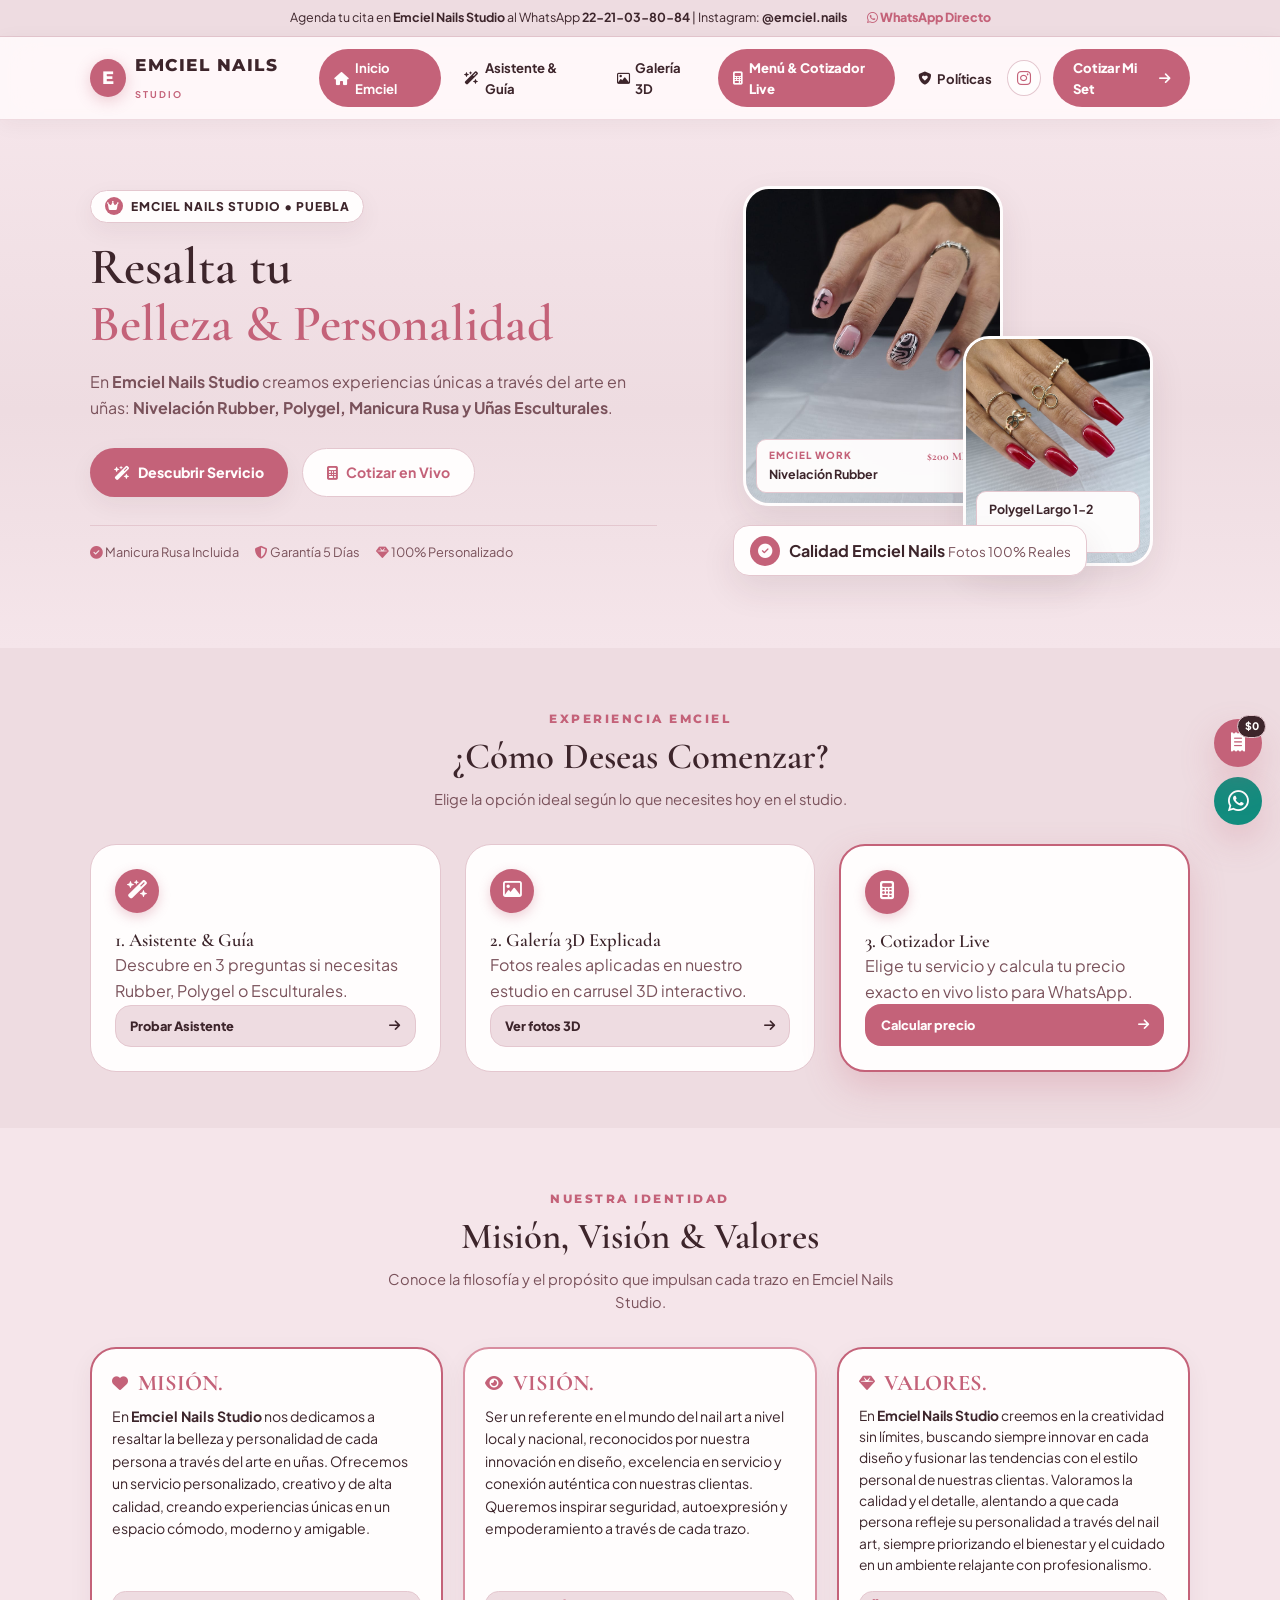
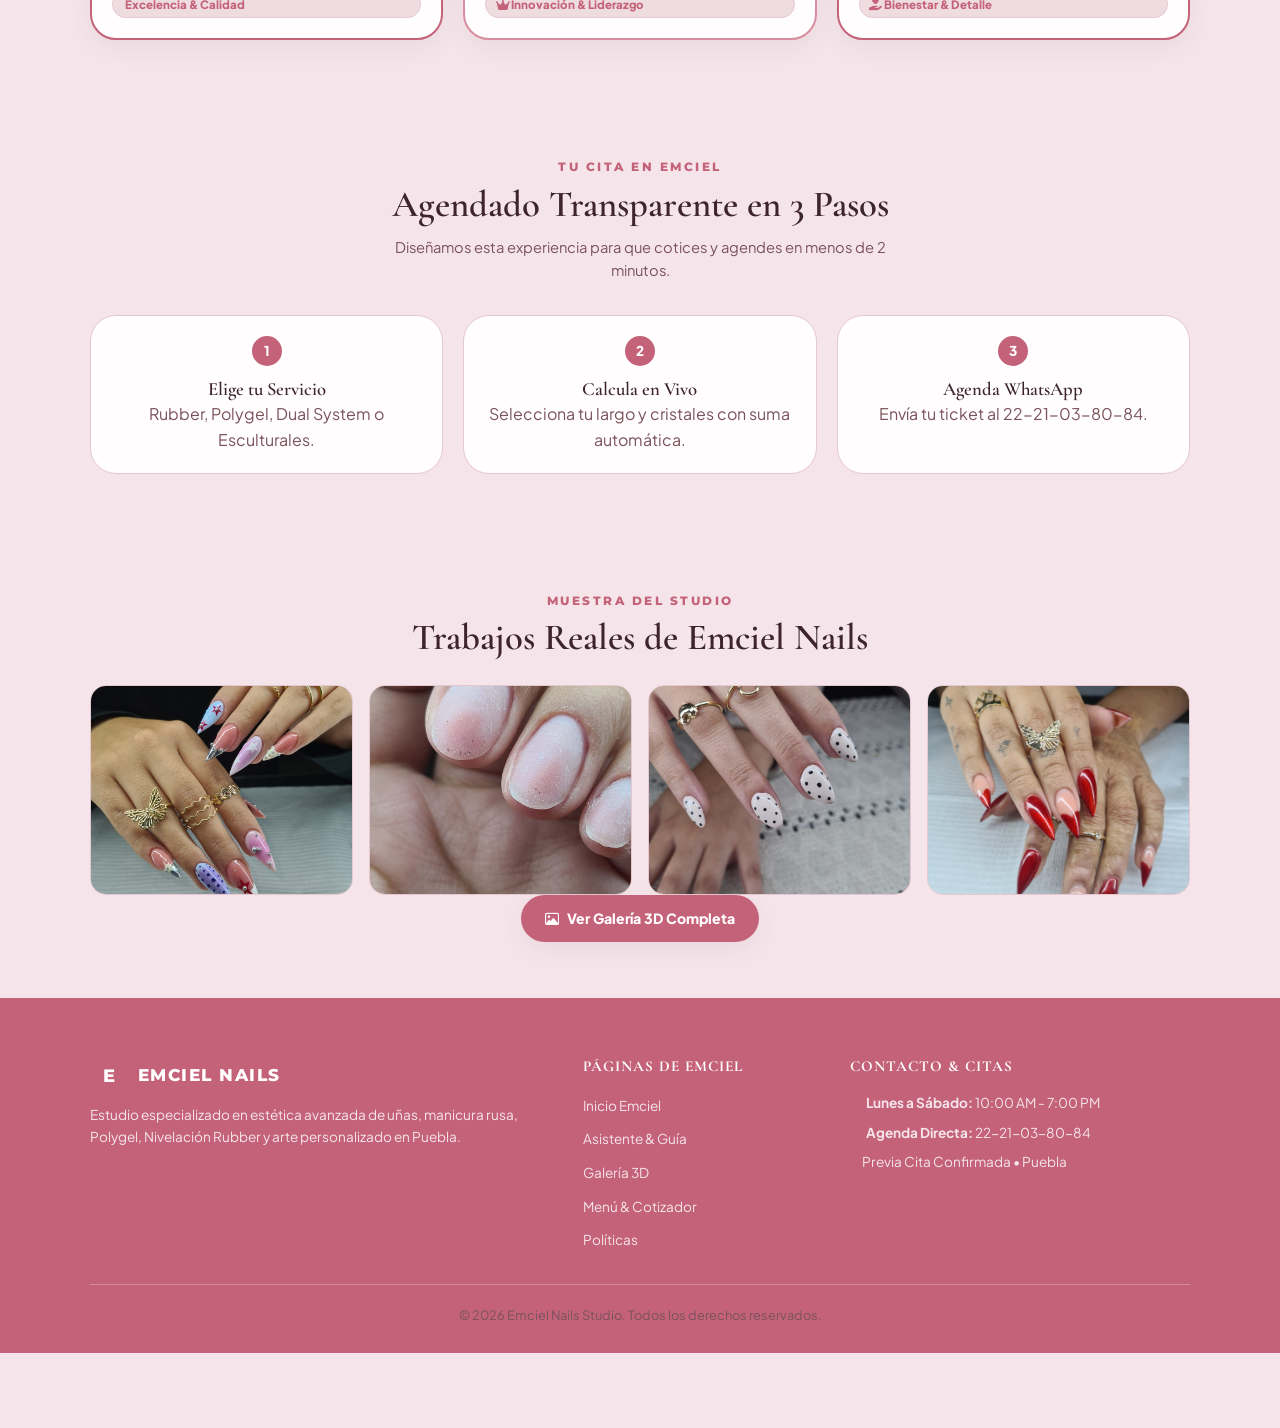
<file: index.html>
<!DOCTYPE html>
<html lang="es">
<head>
  <meta charset="UTF-8">
  <meta name="viewport" content="width=device-width, initial-scale=1.0, maximum-scale=1.0, user-scalable=no">
  <title>Emciel Nails Studio | Resalta tu Belleza &amp; Personalidad en Puebla</title>
  <meta name="description" content="Emciel Nails Studio en Puebla - Especialistas en Nivelación Rubber, Polygel, Dual System, Uñas Esculturales y Manicura Rusa. Cotizador interactivo en vivo y agendado por WhatsApp.">
  <meta name="keywords" content="emciel nails, emciel, uñas puebla, manicura rusa, nivelacion rubber, polygel, dual system, esculturales, cotizador de uñas">

  <!-- Google Fonts -->
  <link rel="preconnect" href="https://fonts.googleapis.com">
  <link rel="preconnect" href="https://fonts.gstatic.com" crossorigin>
  <link href="https://fonts.googleapis.com/css2?family=Cormorant+Garamond:ital,wght@0,400;0,500;0,600;0,700;1,400&family=Montserrat:wght@300;400;500;600;700;800&family=Plus+Jakarta+Sans:wght@300;400;500;600;700;800&display=swap" rel="stylesheet">

  <!-- Font Awesome Icons -->
  <link rel="stylesheet" href="https://cdnjs.cloudflare.com/ajax/libs/font-awesome/6.5.1/css/all.min.css">

  <!-- Pure Custom Stylesheet (Soft Light Rosa Palo Palette) -->
  <link rel="stylesheet" href="styles.css">
</head>
<body>

  <!-- Top Announcement Bar -->
  <div class="announcement-bar">
    <div class="announcement-content">
      <span>Agenda tu cita en <strong>Emciel Nails Studio</strong> al WhatsApp <strong>22-21-03-80-84</strong> | Instagram: <strong>@emciel.nails</strong></span>
      <a href="https://wa.me/522221038084" target="_blank" class="announcement-link"><i class="fa-brands fa-whatsapp"></i> WhatsApp Directo</a>
    </div>
  </div>

  <!-- Integrated Main Header & Multi-Page Navigation -->
  <header class="main-header" id="header">
    <div class="header-container">
      <a href="index.html" class="brand-logo">
        <span class="logo-mark">E</span>
        <div class="logo-text">
          <span class="brand-name">EMCIEL NAILS</span>
          <span class="brand-sub">STUDIO</span>
        </div>
      </a>

      <!-- Multi-Page Capsule Menu Desktop -->
      <nav class="nav-menu" id="navMenu">
        <a href="index.html" class="nav-page-btn active"><i class="fa-solid fa-house"></i> Inicio Emciel</a>
        <a href="asistente.html" class="nav-page-btn"><i class="fa-solid fa-wand-magic-sparkles"></i> Asistente &amp; Guía</a>
        <a href="galeria.html" class="nav-page-btn"><i class="fa-regular fa-image"></i> Galería 3D</a>
        <a href="cotizador.html" class="nav-page-btn highlight-link shimmer-btn"><i class="fa-solid fa-calculator"></i> Menú &amp; Cotizador Live</a>
        <a href="politicas.html" class="nav-page-btn"><i class="fa-solid fa-shield-heart"></i> Políticas</a>
      </nav>

      <div class="header-actions">
        <a href="https://instagram.com/emciel.nails" target="_blank" class="social-btn" title="Instagram @emciel.nails">
          <i class="fa-brands fa-instagram"></i>
        </a>
        <a href="cotizador.html" class="cta-header-btn shimmer-btn">
          Cotizar Mi Set <i class="fa-solid fa-arrow-right"></i>
        </a>
        <button class="mobile-toggle" id="mobileToggle" aria-label="Abrir Menú">
          <i class="fa-solid fa-bars-staggered"></i>
        </button>
      </div>
    </div>
  </header>

  <main>
    <!-- Dynamic Luxury Emciel Hero Section -->
    <section class="hero-section hero-emciel-supreme">
      <div class="hero-container">
        
        <!-- Text Content -->
        <div class="hero-content">
          <div class="emciel-brand-badge pulse-glow">
            <span class="emciel-crown-icon"><i class="fa-solid fa-crown"></i></span>
            <span>EMCIEL NAILS STUDIO • PUEBLA</span>
          </div>

          <h1 class="hero-title hero-emciel-title">
            Resalta tu <br>
            <span style="color: var(--c-magenta);">Belleza &amp; Personalidad</span>
          </h1>

          <p class="hero-subtitle hero-emciel-sub">
            En <strong>Emciel Nails Studio</strong> creamos experiencias únicas a través del arte en uñas: 
            <strong>Nivelación Rubber, Polygel, Manicura Rusa y Uñas Esculturales</strong>.
          </p>

          <!-- Action CTAs -->
          <div class="hero-actions hero-emciel-actions">
            <a href="asistente.html" class="btn btn-primary shimmer-btn">
              <i class="fa-solid fa-wand-magic-sparkles"></i> Descubrir Servicio
            </a>
            <a href="cotizador.html" class="btn btn-secondary">
              <i class="fa-solid fa-calculator"></i> Cotizar en Vivo
            </a>
          </div>

          <!-- Trust Strip -->
          <div class="hero-features-strip emciel-trust-strip">
            <div class="feature-item"><i class="fa-solid fa-circle-check magenta-icon"></i> Manicura Rusa Incluida</div>
            <div class="feature-item"><i class="fa-solid fa-shield-halved magenta-icon"></i> Garantía 5 Días</div>
            <div class="feature-item"><i class="fa-solid fa-gem magenta-icon"></i> 100% Personalizado</div>
          </div>
        </div>

        <!-- Real Client Photos Composition Stack -->
        <div class="hero-gallery-abstract emciel-photo-showcase">
          <div class="abstract-grid-wrapper emciel-wrapper">
            <div class="abstract-card card-primary float-anim">
              <img src="assets/image.png" alt="Emciel Nails Nivelación Rubber Real" class="user-photo">
              <div class="emciel-tag">
                <div class="emciel-tag-header">
                  <span class="tag-brand">EMCIEL WORK</span>
                  <span class="tag-price">$200 MXN</span>
                </div>
                <span class="tag-title">Nivelación Rubber</span>
              </div>
            </div>

            <div class="abstract-card card-secondary float-anim-reverse">
              <img src="assets/image copy.png" alt="Emciel Nails Polygel Real" class="user-photo">
              <div class="emciel-tag">
                <span class="tag-title">Polygel Largo 1-2</span>
                <span class="tag-price">$290 MXN</span>
              </div>
            </div>

            <div class="emciel-seal-badge float-anim">
              <div class="emciel-seal-icon"><i class="fa-solid fa-circle-check"></i></div>
              <div>
                <strong>Calidad Emciel Nails</strong>
                <small style="color: var(--text-muted);">Fotos 100% Reales</small>
              </div>
            </div>
          </div>
        </div>

      </div>
    </section>

    <!-- Navigation Modules Section (2 Columns Mobile / 3 Columns Desktop) -->
    <section class="section home-modules-section">
      <div class="container">
        <div class="section-header text-center">
          <span class="sub-title">Experiencia Emciel</span>
          <h2 class="section-title">¿Cómo Deseas Comenzar?</h2>
          <p class="section-desc">Elige la opción ideal según lo que necesites hoy en el studio.</p>
        </div>

        <div class="home-modules-grid">
          
          <div class="home-module-card">
            <div>
              <div class="hm-icon"><i class="fa-solid fa-wand-magic-sparkles"></i></div>
              <h3>1. Asistente &amp; Guía</h3>
              <p>Descubre en 3 preguntas si necesitas Rubber, Polygel o Esculturales.</p>
            </div>
            <a href="asistente.html" class="hm-btn-explicit">
              <span>Probar Asistente</span> <i class="fa-solid fa-arrow-right"></i>
            </a>
          </div>

          <div class="home-module-card">
            <div>
              <div class="hm-icon"><i class="fa-regular fa-image"></i></div>
              <h3>2. Galería 3D Explicada</h3>
              <p>Fotos reales aplicadas en nuestro estudio en carrusel 3D interactivo.</p>
            </div>
            <a href="galeria.html" class="hm-btn-explicit">
              <span>Ver fotos 3D</span> <i class="fa-solid fa-arrow-right"></i>
            </a>
          </div>

          <div class="home-module-card highlight-module">
            <div>
              <div class="hm-icon"><i class="fa-solid fa-calculator"></i></div>
              <h3>3. Cotizador Live</h3>
              <p>Elige tu servicio y calcula tu precio exacto en vivo listo para WhatsApp.</p>
            </div>
            <a href="cotizador.html" class="hm-btn-explicit highlight shimmer-btn">
              <span>Calcular precio</span> <i class="fa-solid fa-arrow-right"></i>
            </a>
          </div>

        </div>
      </div>
    </section>

    <!-- Brand Essence Section: Misión, Visión y Valores -->
    <section class="section brand-essence-section" id="nosotros" style="background: var(--bg-light);">
      <div class="container">
        <div class="section-header text-center">
          <span class="sub-title">Nuestra Identidad</span>
          <h2 class="section-title">Misión, Visión &amp; Valores</h2>
          <p class="section-desc">Conoce la filosofía y el propósito que impulsan cada trazo en Emciel Nails Studio.</p>
        </div>

        <div class="glossary-grid" style="margin-top: 2rem;">
          
          <!-- Misión Card -->
          <div class="glossary-card" style="border: 2px solid var(--c-magenta); position: relative;">
            <div>
              <div class="g-header">
                <i class="fa-solid fa-heart magenta-icon"></i>
                <h3 style="font-size: 1.4rem; font-weight: 700; color: var(--c-magenta); text-transform: uppercase;">MISIÓN.</h3>
              </div>
              <p style="font-size: 0.88rem; line-height: 1.6; color: var(--text-dark); margin-bottom: 1rem;">
                En <strong>Emciel Nails Studio</strong> nos dedicamos a resaltar la belleza y personalidad de cada persona a través del arte en uñas. Ofrecemos un servicio personalizado, creativo y de alta calidad, creando experiencias únicas en un espacio cómodo, moderno y amigable.
              </p>
            </div>
            <span class="g-tag"><i class="fa-solid fa-sparkles"></i> Excelencia &amp; Calidad</span>
          </div>

          <!-- Visión Card -->
          <div class="glossary-card" style="border: 2px solid var(--c-rose-muted); position: relative;">
            <div>
              <div class="g-header">
                <i class="fa-solid fa-eye magenta-icon"></i>
                <h3 style="font-size: 1.4rem; font-weight: 700; color: var(--c-magenta); text-transform: uppercase;">VISIÓN.</h3>
              </div>
              <p style="font-size: 0.88rem; line-height: 1.6; color: var(--text-dark); margin-bottom: 1rem;">
                Ser un referente en el mundo del nail art a nivel local y nacional, reconocidos por nuestra innovación en diseño, excelencia en servicio y conexión auténtica con nuestras clientas. Queremos inspirar seguridad, autoexpresión y empoderamiento a través de cada trazo.
              </p>
            </div>
            <span class="g-tag"><i class="fa-solid fa-crown"></i> Innovación &amp; Liderazgo</span>
          </div>

          <!-- Valores Card -->
          <div class="glossary-card" style="border: 2px solid var(--c-magenta); position: relative;">
            <div>
              <div class="g-header">
                <i class="fa-solid fa-gem magenta-icon"></i>
                <h3 style="font-size: 1.4rem; font-weight: 700; color: var(--c-magenta); text-transform: uppercase;">VALORES.</h3>
              </div>
              <p style="font-size: 0.86rem; line-height: 1.55; color: var(--text-dark); margin-bottom: 1rem;">
                En <strong>Emciel Nails Studio</strong> creemos en la creatividad sin límites, buscando siempre innovar en cada diseño y fusionar las tendencias con el estilo personal de nuestras clientas. Valoramos la calidad y el detalle, alentando a que cada persona refleje su personalidad a través del nail art, siempre priorizando el bienestar y el cuidado en un ambiente relajante con profesionalismo.
              </p>
            </div>
            <span class="g-tag"><i class="fa-solid fa-hand-holding-heart"></i> Bienestar &amp; Detalle</span>
          </div>

        </div>
      </div>
    </section>

    <!-- Process Steps Section -->
    <section class="section process-steps-section">
      <div class="container">
        <div class="section-header text-center">
          <span class="sub-title">Tu Cita en Emciel</span>
          <h2 class="section-title">Agendado Transparente en 3 Pasos</h2>
          <p class="section-desc">Diseñamos esta experiencia para que cotices y agendes en menos de 2 minutos.</p>
        </div>

        <div class="process-steps-grid">
          <div class="process-card">
            <div class="process-num">1</div>
            <h3>Elige tu Servicio</h3>
            <p>Rubber, Polygel, Dual System o Esculturales.</p>
          </div>

          <div class="process-card">
            <div class="process-num">2</div>
            <h3>Calcula en Vivo</h3>
            <p>Selecciona tu largo y cristales con suma automática.</p>
          </div>

          <div class="process-card">
            <div class="process-num">3</div>
            <h3>Agenda WhatsApp</h3>
            <p>Envía tu ticket al 22-21-03-80-84.</p>
          </div>
        </div>
      </div>
    </section>

    <!-- Real Work Preview Mosaic -->
    <section class="section home-gallery-preview">
      <div class="container">
        <div class="section-header text-center">
          <span class="sub-title">Muestra del Studio</span>
          <h2 class="section-title">Trabajos Reales de Emciel Nails</h2>
        </div>

        <div class="photo-mosaic-grid">
          <div class="mosaic-item"><img src="assets/image copy 3.png" alt="Trabajo Real Emciel 3" class="mosaic-img"></div>
          <div class="mosaic-item"><img src="assets/image copy 4.png" alt="Trabajo Real Emciel 4" class="mosaic-img"></div>
          <div class="mosaic-item"><img src="assets/image copy 5.png" alt="Trabajo Real Emciel 5" class="mosaic-img"></div>
          <div class="mosaic-item"><img src="assets/image copy 6.png" alt="Trabajo Real Emciel 6" class="mosaic-img"></div>
        </div>

        <div class="text-center mt-4">
          <a href="galeria.html" class="btn btn-primary shimmer-btn">
            <i class="fa-regular fa-image"></i> Ver Galería 3D Completa
          </a>
        </div>
      </div>
    </section>

  </main>

  <!-- Footer & Contact -->
  <footer class="main-footer">
    <div class="container">
      <div class="footer-grid">
        <div class="footer-brand-col">
          <a href="index.html" class="brand-logo">
            <span class="logo-mark">E</span>
            <div class="logo-text">
              <span class="brand-name" style="color: #FFFDFD;">EMCIEL NAILS</span>
              <span class="brand-sub">STUDIO</span>
            </div>
          </a>
          <p class="footer-desc">Estudio especializado en estética avanzada de uñas, manicura rusa, Polygel, Nivelación Rubber y arte personalizado en Puebla.</p>
        </div>

        <div class="footer-nav-col">
          <h4>Páginas de Emciel</h4>
          <ul>
            <li><a href="index.html">Inicio Emciel</a></li>
            <li><a href="asistente.html">Asistente &amp; Guía</a></li>
            <li><a href="galeria.html">Galería 3D</a></li>
            <li><a href="cotizador.html">Menú &amp; Cotizador</a></li>
            <li><a href="politicas.html">Políticas</a></li>
          </ul>
        </div>

        <div class="footer-hours-col">
          <h4>Contacto &amp; Citas</h4>
          <p><i class="fa-regular fa-clock magenta-icon"></i> <strong>Lunes a Sábado:</strong> 10:00 AM - 7:00 PM</p>
          <p><i class="fa-solid fa-phone magenta-icon"></i> <strong>Agenda Directa:</strong> 22-21-03-80-84</p>
          <p><i class="fa-solid fa-location-dot magenta-icon"></i> Previa Cita Confirmada • Puebla</p>
        </div>
      </div>

      <div class="footer-bottom text-center">
        <p>&copy; 2026 Emciel Nails Studio. Todos los derechos reservados.</p>
      </div>
    </div>
  </footer>

  <!-- Floating Actions Desktop -->
  <div class="floating-actions">
    <a href="cotizador.html" class="floating-ticket-btn" title="Ver Cotizador de Cita">
      <i class="fa-solid fa-receipt"></i>
      <span class="floating-total-badge" id="floatingTotalBadge">$0</span>
    </a>
    <a href="https://wa.me/522221038084" target="_blank" class="floating-wa-btn" title="Agendar cita en WhatsApp">
      <i class="fa-brands fa-whatsapp"></i>
    </a>
  </div>

  <!-- Mobile Bottom App Dock Navigation Bar -->
  <nav class="mobile-bottom-dock">
    <div class="mobile-dock-container">
      <a href="index.html" class="dock-item active">
        <i class="fa-solid fa-house"></i>
        <span>Inicio</span>
      </a>
      <a href="asistente.html" class="dock-item">
        <i class="fa-solid fa-wand-magic-sparkles"></i>
        <span>Asistente</span>
      </a>
      <a href="galeria.html" class="dock-item">
        <i class="fa-regular fa-image"></i>
        <span>Galería 3D</span>
      </a>
      <a href="cotizador.html" class="dock-item dock-cta">
        <i class="fa-solid fa-calculator"></i>
        <span>Cotizar</span>
      </a>
      <a href="https://wa.me/522221038084" target="_blank" class="dock-item">
        <i class="fa-brands fa-whatsapp"></i>
        <span>WhatsApp</span>
      </a>
    </div>
  </nav>

  <script src="app.js"></script>
</body>
</html>
</file>
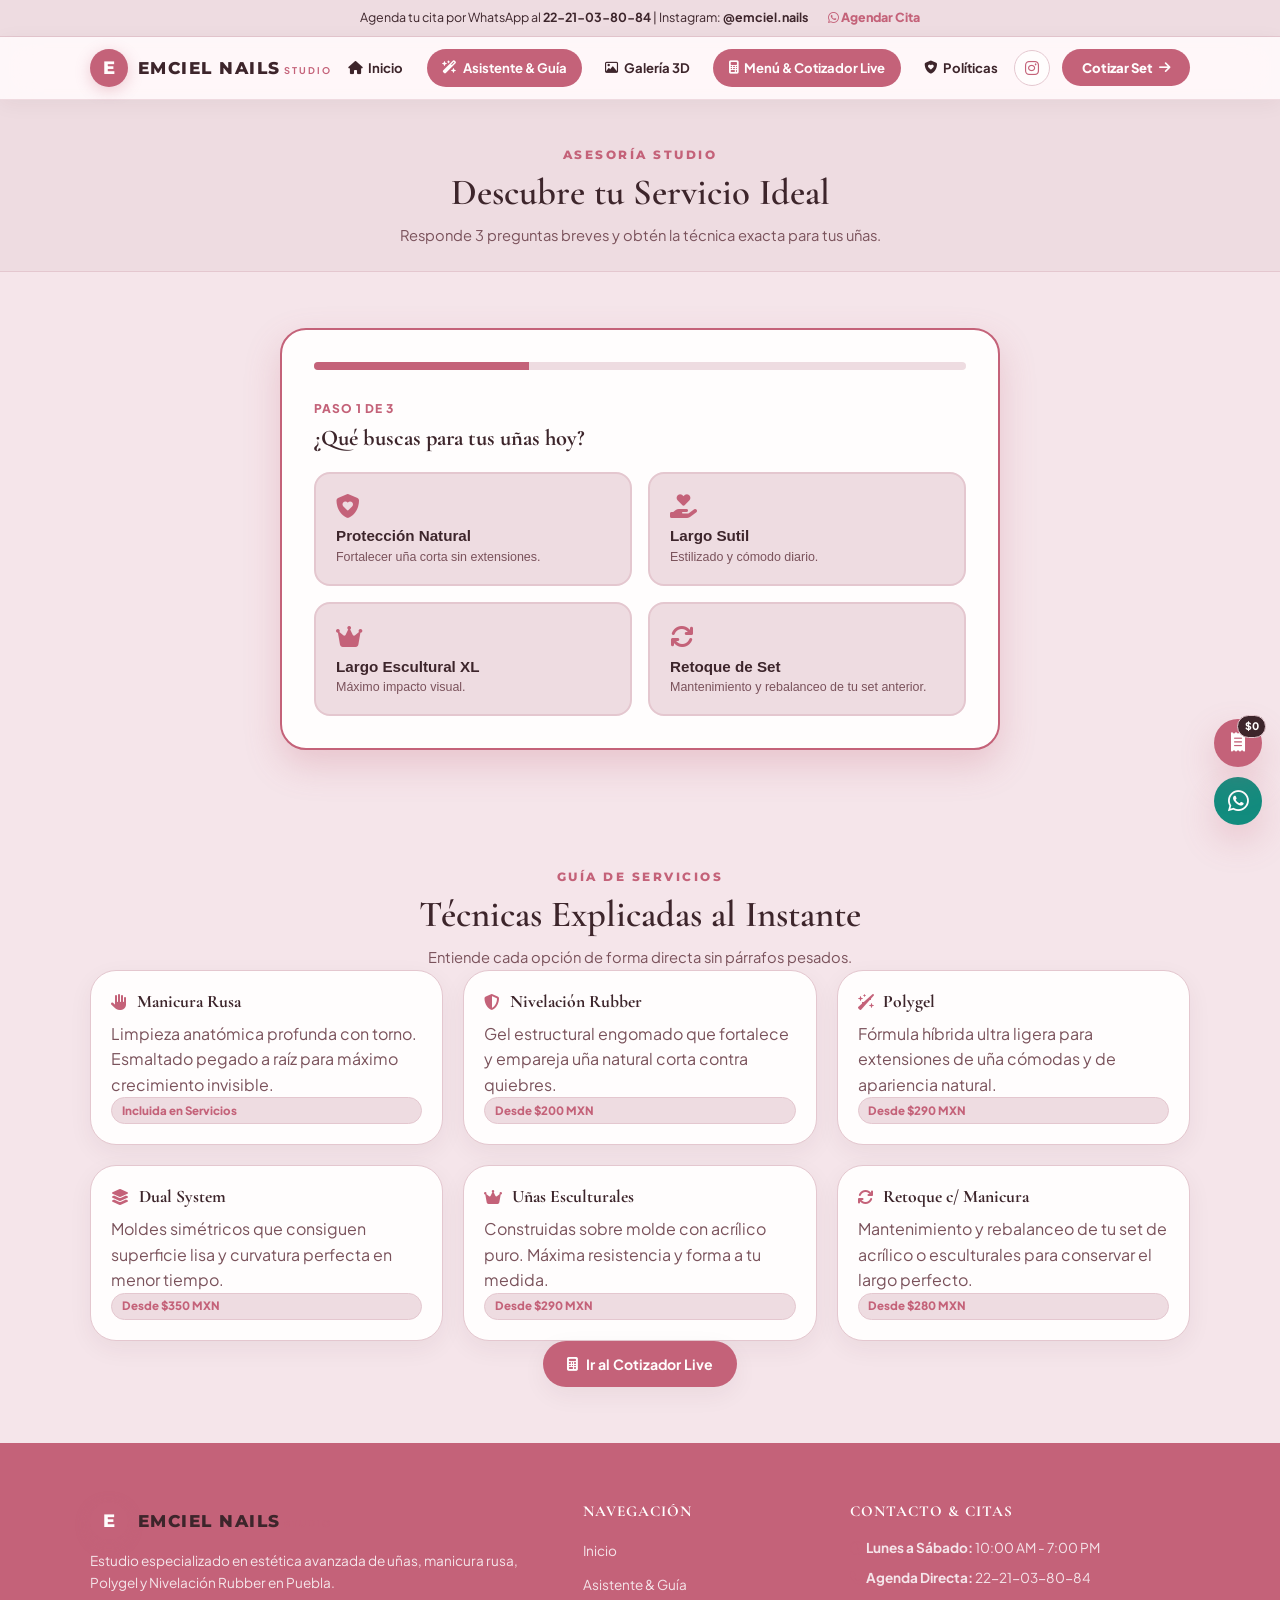
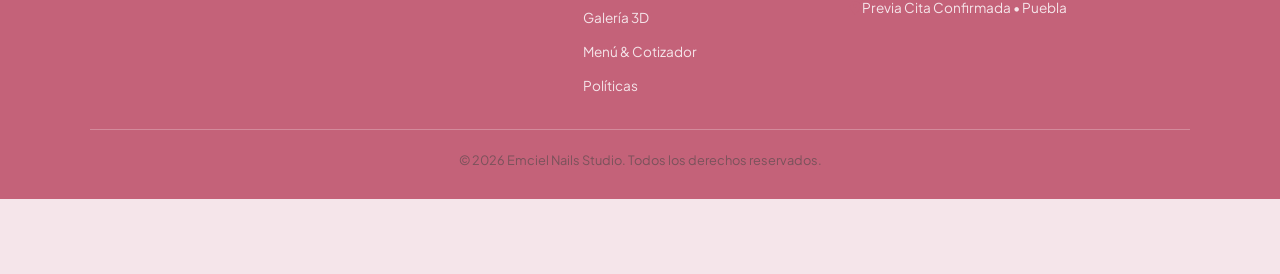
<file: asistente.html>
<!DOCTYPE html>
<html lang="es">
<head>
  <meta charset="UTF-8">
  <meta name="viewport" content="width=device-width, initial-scale=1.0, maximum-scale=1.0, user-scalable=no">
  <title>Asistente &amp; Guía Rápida | Emciel Nails Studio</title>
  <meta name="description" content="Descubre el servicio ideal para tus uñas en 3 pasos rápidos. Guía de Nivelación Rubber, Polygel y Manicura Rusa en Puebla.">

  <!-- Google Fonts -->
  <link rel="preconnect" href="https://fonts.googleapis.com">
  <link rel="preconnect" href="https://fonts.gstatic.com" crossorigin>
  <link href="https://fonts.googleapis.com/css2?family=Cormorant+Garamond:ital,wght@0,400;0,500;0,600;0,700;1,400&family=Montserrat:wght@300;400;500;600;700;800&family=Plus+Jakarta+Sans:wght@300;400;500;600;700;800&display=swap" rel="stylesheet">

  <!-- Font Awesome Icons -->
  <link rel="stylesheet" href="https://cdnjs.cloudflare.com/ajax/libs/font-awesome/6.5.1/css/all.min.css">

  <!-- Pure Custom Stylesheet -->
  <link rel="stylesheet" href="styles.css">
</head>
<body>

  <!-- Top Announcement Bar -->
  <div class="announcement-bar">
    <div class="announcement-content">
      <span>Agenda tu cita por WhatsApp al <strong>22-21-03-80-84</strong> | Instagram: <strong>@emciel.nails</strong></span>
      <a href="https://wa.me/522221038084" target="_blank" class="announcement-link"><i class="fa-brands fa-whatsapp"></i> Agendar Cita</a>
    </div>
  </div>

  <!-- Integrated Main Header -->
  <header class="main-header" id="header">
    <div class="header-container">
      <a href="index.html" class="brand-logo">
        <span class="logo-mark">E</span>
        <div class="logo-text">
          <span class="brand-name">EMCIEL NAILS</span>
          <span class="brand-sub">STUDIO</span>
        </div>
      </a>

      <!-- Minimal Nav -->
      <nav class="nav-menu" id="navMenu">
        <a href="index.html" class="nav-page-btn"><i class="fa-solid fa-house"></i> Inicio</a>
        <a href="asistente.html" class="nav-page-btn active"><i class="fa-solid fa-wand-magic-sparkles"></i> Asistente &amp; Guía</a>
        <a href="galeria.html" class="nav-page-btn"><i class="fa-regular fa-image"></i> Galería 3D</a>
        <a href="cotizador.html" class="nav-page-btn highlight-link"><i class="fa-solid fa-calculator"></i> Menú &amp; Cotizador Live</a>
        <a href="politicas.html" class="nav-page-btn"><i class="fa-solid fa-shield-heart"></i> Políticas</a>
      </nav>

      <div class="header-actions">
        <a href="https://instagram.com/emciel.nails" target="_blank" class="social-btn" title="Instagram @emciel.nails">
          <i class="fa-brands fa-instagram"></i>
        </a>
        <a href="cotizador.html" class="cta-header-btn">
          Cotizar Set <i class="fa-solid fa-arrow-right"></i>
        </a>
        <button class="mobile-toggle" id="mobileToggle" aria-label="Abrir Menú">
          <i class="fa-solid fa-bars-staggered"></i>
        </button>
      </div>
    </div>
  </header>

  <main>
    <!-- Page Banner -->
    <section class="page-banner-section">
      <div class="container text-center">
        <span class="sub-title">Asesoría Studio</span>
        <h1 class="section-title">Descubre tu Servicio Ideal</h1>
        <p class="section-desc">Responde 3 preguntas breves y obtén la técnica exacta para tus uñas.</p>
      </div>
    </section>

    <!-- Quiz Wizard Section -->
    <section class="section quiz-wizard-section" id="cuestionario">
      <div class="container">
        <div class="quiz-card">
          <div class="quiz-progress-bar">
            <div class="quiz-progress-fill" id="quizProgressFill" style="width: 33%;"></div>
          </div>

          <!-- Step 1 -->
          <div class="quiz-step-pane active" id="quizStep1">
            <span class="quiz-step-badge">Paso 1 de 3</span>
            <h3>¿Qué buscas para tus uñas hoy?</h3>
            <div class="quiz-options-grid">
              <button class="quiz-option-btn" onclick="answerQuiz(1, 'natural')">
                <i class="fa-solid fa-shield-heart"></i>
                <strong>Protección Natural</strong>
                <small>Fortalecer uña corta sin extensiones.</small>
              </button>
              <button class="quiz-option-btn" onclick="answerQuiz(1, 'medium')">
                <i class="fa-solid fa-hand-holding-heart"></i>
                <strong>Largo Sutil</strong>
                <small>Estilizado y cómodo diario.</small>
              </button>
              <button class="quiz-option-btn" onclick="answerQuiz(1, 'long')">
                <i class="fa-solid fa-crown"></i>
                <strong>Largo Escultural XL</strong>
                <small>Máximo impacto visual.</small>
              </button>
              <button class="quiz-option-btn" onclick="answerQuiz(1, 'retoque')">
                <i class="fa-solid fa-arrows-rotate"></i>
                <strong>Retoque de Set</strong>
                <small>Mantenimiento y rebalanceo de tu set anterior.</small>
              </button>
            </div>
          </div>

          <!-- Step 2 -->
          <div class="quiz-step-pane" id="quizStep2">
            <span class="quiz-step-badge">Paso 2 de 3</span>
            <h3>¿Cuál es tu rutina de actividades?</h3>
            <div class="quiz-options-grid">
              <button class="quiz-option-btn" onclick="answerQuiz(2, 'daily')">
                <i class="fa-solid fa-keyboard"></i>
                <strong>Oficina / Celular constante</strong>
                <small>Requiere flexibilidad y ligereza.</small>
              </button>
              <button class="quiz-option-btn" onclick="answerQuiz(2, 'active')">
                <i class="fa-solid fa-dumbbell"></i>
                <strong>Trabajo manual / Actividad alta</strong>
                <small>Requiere estructura de alta dureza.</small>
              </button>
            </div>
          </div>

          <!-- Step 3 -->
          <div class="quiz-step-pane" id="quizStep3">
            <span class="quiz-step-badge">Paso 3 de 3</span>
            <h3>¿Qué acabado prefieres?</h3>
            <div class="quiz-options-grid">
              <button class="quiz-option-btn" onclick="answerQuiz(3, 'nude')">
                <i class="fa-solid fa-sun"></i>
                <strong>Nude Elegante</strong>
                <small>Tonalidades neutras y limpia presencia.</small>
              </button>
              <button class="quiz-option-btn" onclick="answerQuiz(3, 'glam')">
                <i class="fa-solid fa-gem"></i>
                <strong>Efectos Especiales</strong>
                <small>Ojo de gato, cromo o cristales.</small>
              </button>
            </div>
          </div>

          <!-- Result Pane -->
          <div class="quiz-step-pane" id="quizResultPane">
            <div class="quiz-result-box text-center">
              <span class="sub-title">Recomendación Personalizada</span>
              <h3 id="quizResultTitle">Nivelación Rubber</h3>
              <p id="quizResultDesc">Ideal para mantener tus uñas fuertes con acabado pulcro y natural.</p>
              <div class="quiz-result-actions">
                <button class="btn btn-primary" id="btnQuizApply">
                  <i class="fa-solid fa-calculator"></i> Cotizar Servicio
                </button>
                <button class="btn btn-secondary" onclick="restartQuiz()">
                  <i class="fa-solid fa-rotate-left"></i> Reiniciar
                </button>
              </div>
            </div>
          </div>

        </div>
      </div>
    </section>

    <!-- Visual 2-Column Mobile / 3-Column Desktop Cards Grid -->
    <section class="section glossary-section" id="glosario">
      <div class="container">
        <div class="section-header text-center">
          <span class="sub-title">Guía de Servicios</span>
          <h2 class="section-title">Técnicas Explicadas al Instante</h2>
          <p class="section-desc">Entiende cada opción de forma directa sin párrafos pesados.</p>
        </div>

        <div class="glossary-grid">
          
          <div class="glossary-card">
            <div>
              <div class="g-header">
                <i class="fa-solid fa-hand magenta-icon"></i>
                <h4>Manicura Rusa</h4>
              </div>
              <p>Limpieza anatómica profunda con torno. Esmaltado pegado a raíz para máximo crecimiento invisible.</p>
            </div>
            <span class="g-tag">Incluida en Servicios</span>
          </div>

          <div class="glossary-card">
            <div>
              <div class="g-header">
                <i class="fa-solid fa-shield-halved magenta-icon"></i>
                <h4>Nivelación Rubber</h4>
              </div>
              <p>Gel estructural engomado que fortalece y empareja uña natural corta contra quiebres.</p>
            </div>
            <span class="g-tag">Desde $200 MXN</span>
          </div>

          <div class="glossary-card">
            <div>
              <div class="g-header">
                <i class="fa-solid fa-wand-sparkles magenta-icon"></i>
                <h4>Polygel</h4>
              </div>
              <p>Fórmula híbrida ultra ligera para extensiones de uña cómodas y de apariencia natural.</p>
            </div>
            <span class="g-tag">Desde $290 MXN</span>
          </div>

          <div class="glossary-card">
            <div>
              <div class="g-header">
                <i class="fa-solid fa-layer-group magenta-icon"></i>
                <h4>Dual System</h4>
              </div>
              <p>Moldes simétricos que consiguen superficie lisa y curvatura perfecta en menor tiempo.</p>
            </div>
            <span class="g-tag">Desde $350 MXN</span>
          </div>

          <div class="glossary-card">
            <div>
              <div class="g-header">
                <i class="fa-solid fa-crown magenta-icon"></i>
                <h4>Uñas Esculturales</h4>
              </div>
              <p>Construidas sobre molde con acrílico puro. Máxima resistencia y forma a tu medida.</p>
            </div>
            <span class="g-tag">Desde $290 MXN</span>
          </div>

          <div class="glossary-card">
            <div>
              <div class="g-header">
                <i class="fa-solid fa-arrows-rotate magenta-icon"></i>
                <h4>Retoque c/ Manicura</h4>
              </div>
              <p>Mantenimiento y rebalanceo de tu set de acrílico o esculturales para conservar el largo perfecto.</p>
            </div>
            <span class="g-tag">Desde $280 MXN</span>
          </div>

        </div>

        <div class="text-center mt-4">
          <a href="cotizador.html" class="btn btn-primary">
            <i class="fa-solid fa-calculator"></i> Ir al Cotizador Live
          </a>
        </div>
      </div>
    </section>

  </main>

  <!-- Footer & Contact -->
  <footer class="main-footer">
    <div class="container">
      <div class="footer-grid">
        <div class="footer-brand-col">
          <a href="index.html" class="brand-logo">
            <span class="logo-mark">E</span>
            <div class="logo-text">
              <span class="brand-name">EMCIEL NAILS</span>
              <span class="brand-sub">STUDIO</span>
            </div>
          </a>
          <p class="footer-desc">Estudio especializado en estética avanzada de uñas, manicura rusa, Polygel y Nivelación Rubber en Puebla.</p>
        </div>

        <div class="footer-nav-col">
          <h4>Navegación</h4>
          <ul>
            <li><a href="index.html">Inicio</a></li>
            <li><a href="asistente.html">Asistente &amp; Guía</a></li>
            <li><a href="galeria.html">Galería 3D</a></li>
            <li><a href="cotizador.html">Menú &amp; Cotizador</a></li>
            <li><a href="politicas.html">Políticas</a></li>
          </ul>
        </div>

        <div class="footer-hours-col">
          <h4>Contacto &amp; Citas</h4>
          <p><i class="fa-regular fa-clock magenta-icon"></i> <strong>Lunes a Sábado:</strong> 10:00 AM - 7:00 PM</p>
          <p><i class="fa-solid fa-phone magenta-icon"></i> <strong>Agenda Directa:</strong> 22-21-03-80-84</p>
          <p><i class="fa-solid fa-location-dot magenta-icon"></i> Previa Cita Confirmada • Puebla</p>
        </div>
      </div>

      <div class="footer-bottom text-center">
        <p>&copy; 2026 Emciel Nails Studio. Todos los derechos reservados.</p>
      </div>
    </div>
  </footer>

  <!-- Floating Actions Desktop -->
  <div class="floating-actions">
    <a href="cotizador.html" class="floating-ticket-btn" title="Ver Cotizador de Cita">
      <i class="fa-solid fa-receipt"></i>
      <span class="floating-total-badge" id="floatingTotalBadge">$0</span>
    </a>
    <a href="https://wa.me/522221038084" target="_blank" class="floating-wa-btn" title="Agendar cita en WhatsApp">
      <i class="fa-brands fa-whatsapp"></i>
    </a>
  </div>

  <!-- Mobile Bottom App Dock Navigation Bar -->
  <nav class="mobile-bottom-dock">
    <div class="mobile-dock-container">
      <a href="index.html" class="dock-item">
        <i class="fa-solid fa-house"></i>
        <span>Inicio</span>
      </a>
      <a href="asistente.html" class="dock-item active">
        <i class="fa-solid fa-wand-magic-sparkles"></i>
        <span>Asistente</span>
      </a>
      <a href="galeria.html" class="dock-item">
        <i class="fa-regular fa-image"></i>
        <span>Galería 3D</span>
      </a>
      <a href="cotizador.html" class="dock-item dock-cta">
        <i class="fa-solid fa-calculator"></i>
        <span>Cotizar</span>
      </a>
      <a href="https://wa.me/522221038084" target="_blank" class="dock-item">
        <i class="fa-brands fa-whatsapp"></i>
        <span>WhatsApp</span>
      </a>
    </div>
  </nav>

  <script src="app.js"></script>
</body>
</html>
</file>
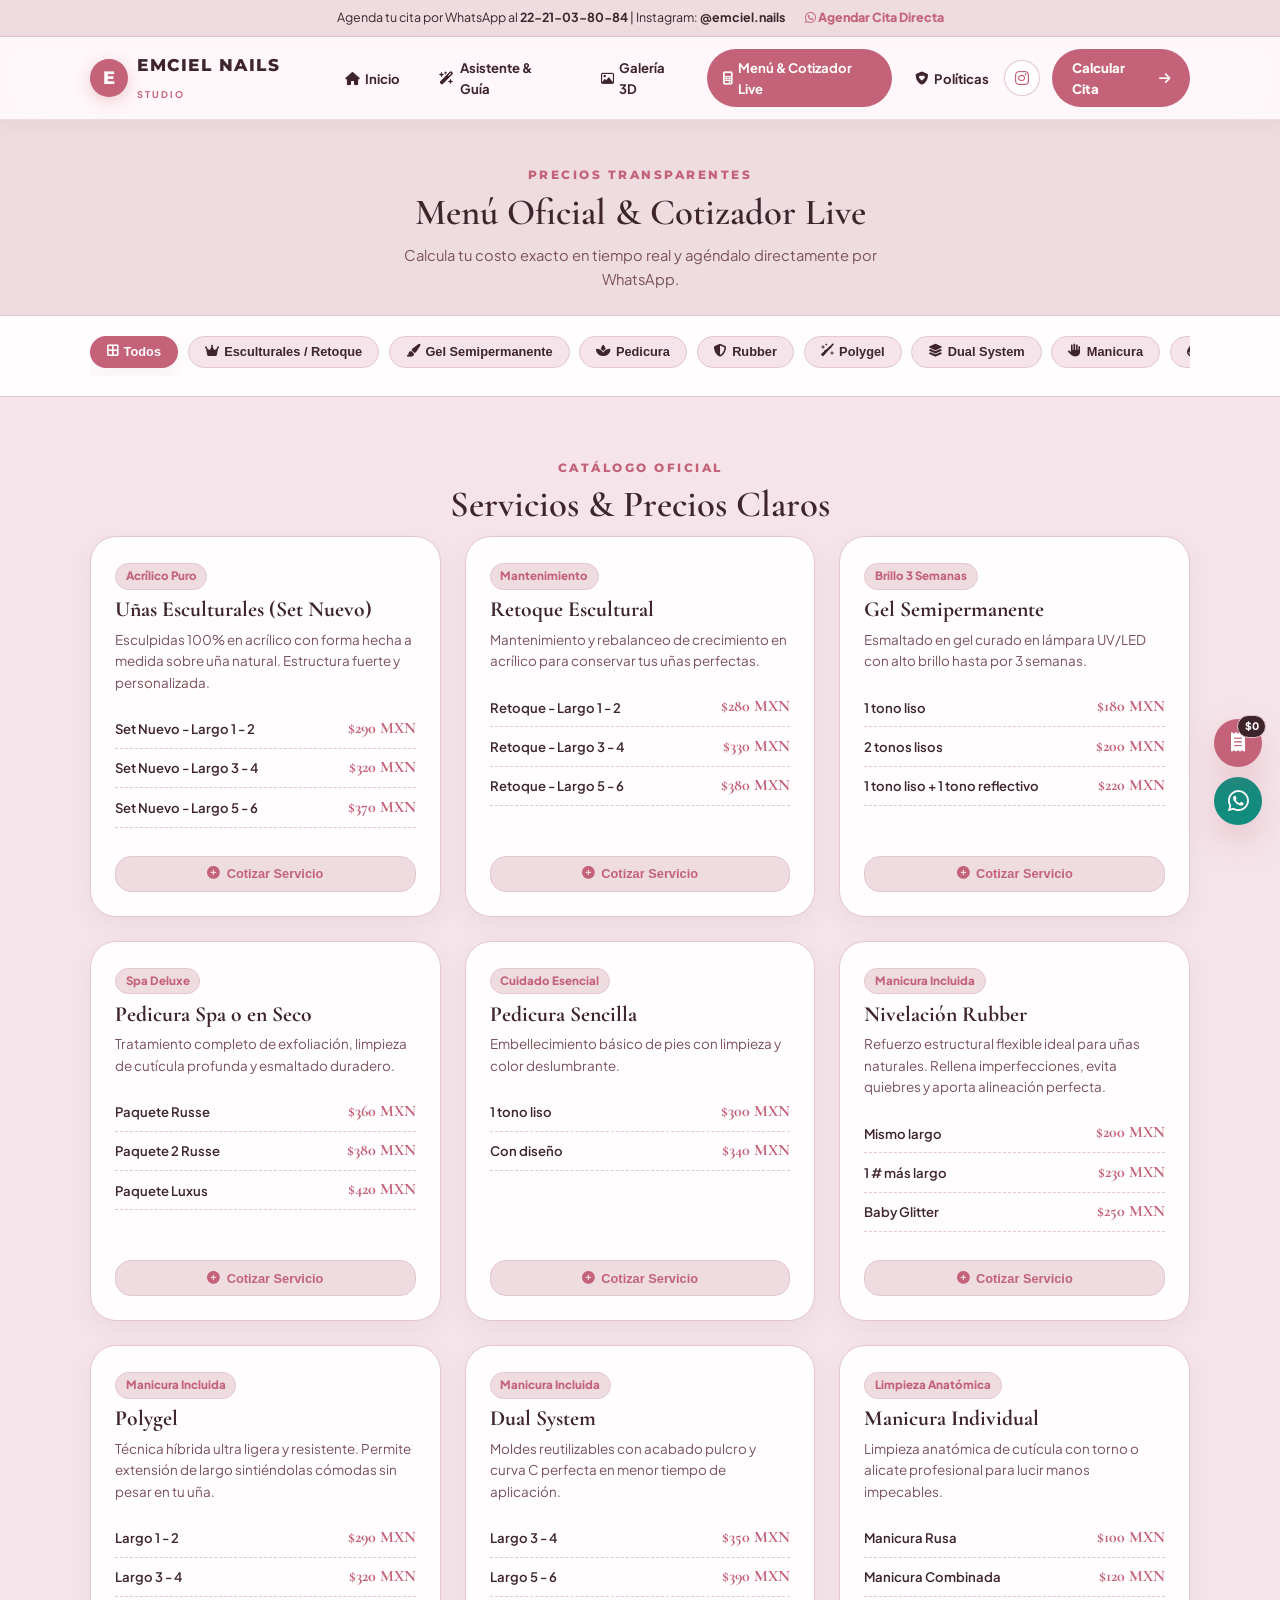
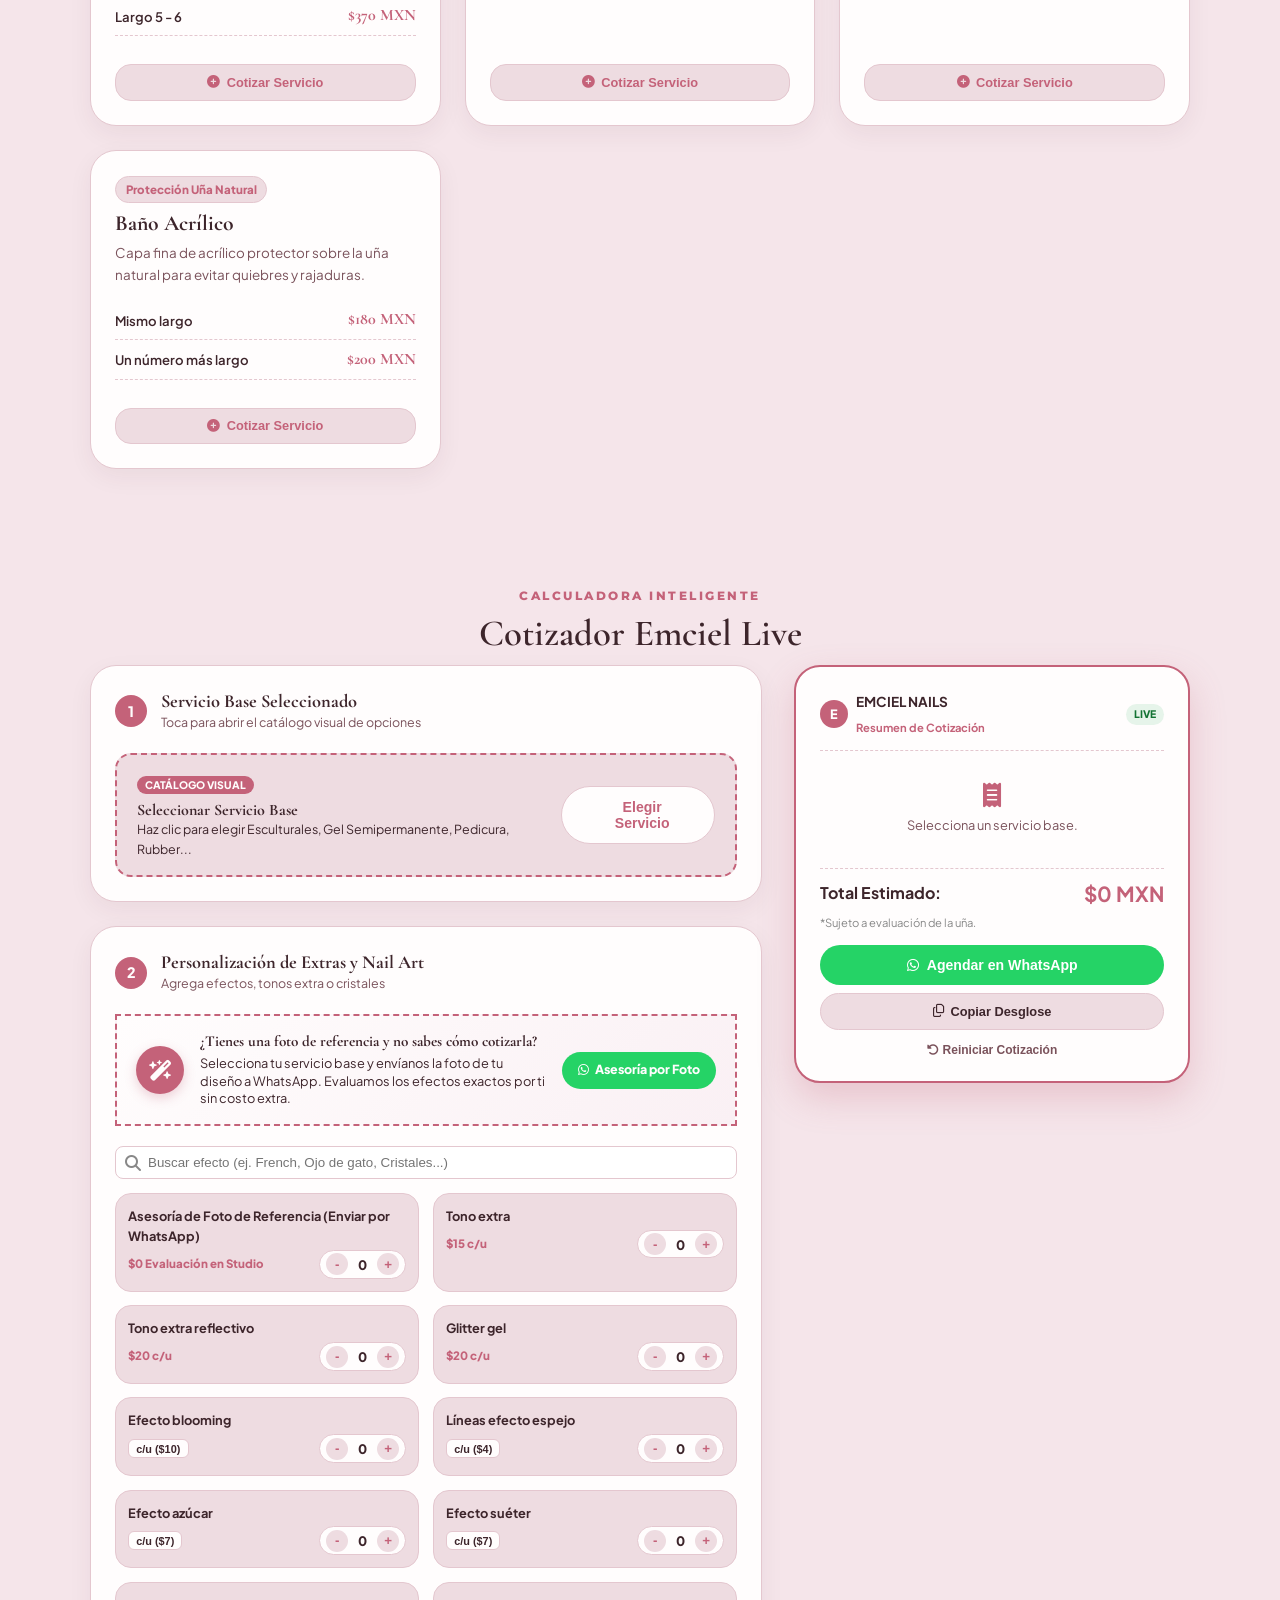
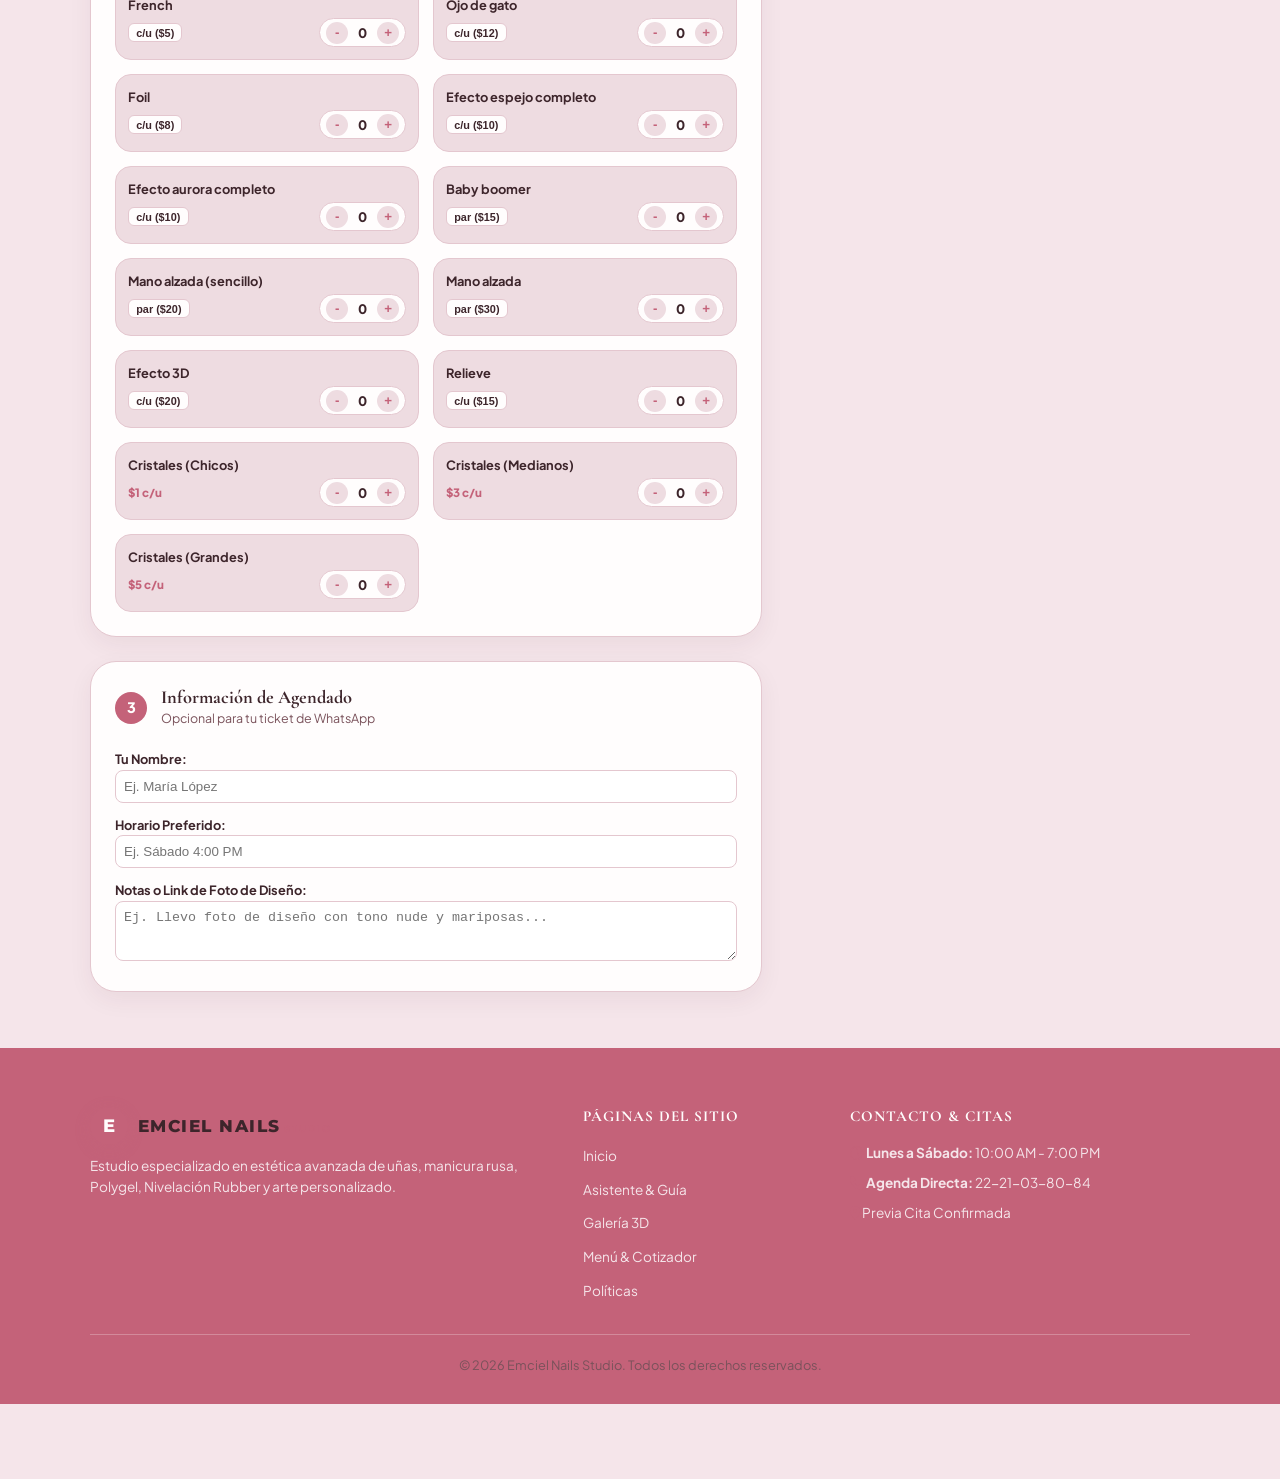
<file: cotizador.html>
<!DOCTYPE html>
<html lang="es">
<head>
  <meta charset="UTF-8">
  <meta name="viewport" content="width=device-width, initial-scale=1.0, maximum-scale=1.0, user-scalable=no">
  <title>Menú Oficial &amp; Cotizador Live | Emciel Nails Studio</title>
  <meta name="description" content="Calcula el costo exacto de tus uñas en tiempo real, elige tu largo ideal, simula tonos y agéndalo directamente a WhatsApp con Emciel Nails Studio.">
  <meta name="keywords" content="cotizador de uñas, precios de uñas, nivelacion rubber precio, polygel precio, esculturales precio, emciel nails">

  <!-- Google Fonts -->
  <link rel="preconnect" href="https://fonts.googleapis.com">
  <link rel="preconnect" href="https://fonts.gstatic.com" crossorigin>
  <link href="https://fonts.googleapis.com/css2?family=Cormorant+Garamond:ital,wght@0,400;0,500;0,600;0,700;1,400&family=Montserrat:wght@300;400;500;600;700;800&family=Plus+Jakarta+Sans:wght@300;400;500;600;700;800&display=swap" rel="stylesheet">

  <!-- Font Awesome Icons -->
  <link rel="stylesheet" href="https://cdnjs.cloudflare.com/ajax/libs/font-awesome/6.5.1/css/all.min.css">

  <!-- Pure Custom Stylesheet -->
  <link rel="stylesheet" href="styles.css">
</head>
<body>

  <!-- Top Announcement Bar -->
  <div class="announcement-bar">
    <div class="announcement-content">
      <span>Agenda tu cita por WhatsApp al <strong>22-21-03-80-84</strong> | Instagram: <strong>@emciel.nails</strong></span>
      <a href="https://wa.me/522221038084" target="_blank" class="announcement-link"><i class="fa-brands fa-whatsapp"></i> Agendar Cita Directa</a>
    </div>
  </div>

  <!-- Integrated Main Header & Multi-Page Navigation -->
  <header class="main-header" id="header">
    <div class="header-container">
      <a href="index.html" class="brand-logo">
        <span class="logo-mark">E</span>
        <div class="logo-text">
          <span class="brand-name">EMCIEL NAILS</span>
          <span class="brand-sub">STUDIO</span>
        </div>
      </a>

      <!-- Multi-Page Capsule Menu -->
      <nav class="nav-menu" id="navMenu">
        <a href="index.html" class="nav-page-btn"><i class="fa-solid fa-house"></i> Inicio</a>
        <a href="asistente.html" class="nav-page-btn"><i class="fa-solid fa-wand-magic-sparkles"></i> Asistente &amp; Guía</a>
        <a href="galeria.html" class="nav-page-btn"><i class="fa-regular fa-image"></i> Galería 3D</a>
        <a href="cotizador.html" class="nav-page-btn active highlight-link"><i class="fa-solid fa-calculator"></i> Menú &amp; Cotizador Live</a>
        <a href="politicas.html" class="nav-page-btn"><i class="fa-solid fa-shield-heart"></i> Políticas</a>
      </nav>

      <div class="header-actions">
        <a href="https://instagram.com/emciel.nails" target="_blank" class="social-btn" title="Instagram @emciel.nails">
          <i class="fa-brands fa-instagram"></i>
        </a>
        <a href="#cotizadorApp" class="cta-header-btn">
          Calcular Cita <i class="fa-solid fa-arrow-right"></i>
        </a>
        <button class="mobile-toggle" id="mobileToggle" aria-label="Abrir Menú">
          <i class="fa-solid fa-bars-staggered"></i>
        </button>
      </div>
    </div>
  </header>

  <main>
    <!-- Page Banner -->
    <section class="page-banner-section">
      <div class="container text-center">
        <span class="sub-title">Precios Transparentes</span>
        <h1 class="section-title">Menú Oficial &amp; Cotizador Live</h1>
        <p class="section-desc">Calcula tu costo exacto en tiempo real y agéndalo directamente por WhatsApp.</p>
      </div>
    </section>

    <!-- Quick Category Filter Bar -->
    <section class="category-bar-section">
      <div class="container">
        <div class="category-pills" id="categoryFilter">
          <button class="cat-pill active" data-filter="all"><i class="fa-solid fa-border-all"></i> Todos</button>
          <button class="cat-pill" data-filter="esculturales"><i class="fa-solid fa-crown"></i> Esculturales / Retoque</button>
          <button class="cat-pill" data-filter="semipermanente"><i class="fa-solid fa-paint-brush"></i> Gel Semipermanente</button>
          <button class="cat-pill" data-filter="pedicura"><i class="fa-solid fa-spa"></i> Pedicura</button>
          <button class="cat-pill" data-filter="rubber"><i class="fa-solid fa-shield-halved"></i> Rubber</button>
          <button class="cat-pill" data-filter="polygel"><i class="fa-solid fa-wand-sparkles"></i> Polygel</button>
          <button class="cat-pill" data-filter="dual"><i class="fa-solid fa-layer-group"></i> Dual System</button>
          <button class="cat-pill" data-filter="manicura"><i class="fa-solid fa-hand"></i> Manicura</button>
          <button class="cat-pill" data-filter="bano"><i class="fa-solid fa-droplet"></i> Baño Acrílico</button>
        </div>
      </div>
    </section>

    <!-- Main Services Catalog Grid (2 Columns Mobile / 3 Columns Desktop) -->
    <section class="section catalog-section">
      <div class="container">
        <div class="section-header text-center">
          <span class="sub-title">Catálogo Oficial</span>
          <h2 class="section-title">Servicios &amp; Precios Claros</h2>
        </div>

        <div class="services-grid" id="servicesGrid">
          <!-- Populated by JS dynamically -->
        </div>
      </div>
    </section>

    <!-- Cotizador Calculator Section -->
    <section class="section cotizador-section" id="cotizadorApp">
      <div class="container">
        <div class="section-header text-center">
          <span class="sub-title">Calculadora Inteligente</span>
          <h2 class="section-title">Cotizador Emciel Live</h2>
        </div>

        <div class="cotizador-app">
          <!-- Step Form Left -->
          <div class="cotizador-form-container">
            
            <!-- Step 1: Base Service Visual Selector -->
            <div class="form-step-card">
              <div class="step-header">
                <span class="step-num">1</span>
                <div>
                  <h3>Servicio Base Seleccionado</h3>
                  <small>Toca para abrir el catálogo visual de opciones</small>
                </div>
              </div>

              <!-- Selected Service Visual Display Box -->
              <div class="selected-service-display-card" id="selectedServiceCard" onclick="openServiceModal()">
                <div class="ssd-left">
                  <span class="ssd-badge" id="ssdBadge">Catálogo Visual</span>
                  <h4 id="ssdTitle">Seleccionar Servicio Base</h4>
                  <p id="ssdSub">Haz clic para elegir Esculturales, Gel Semipermanente, Pedicura, Rubber...</p>
                </div>
                <button type="button" class="btn btn-secondary btn-sm" id="ssdBtn">
                  <i class="fa-solid fa-grid-2"></i> Elegir Servicio
                </button>
              </div>
            </div>

            <!-- Step 2: Extras & Personalización + Asesoría de Diseño Banner -->
            <div class="form-step-card">
              <div class="step-header">
                <span class="step-num">2</span>
                <div>
                  <h3>Personalización de Extras y Nail Art</h3>
                  <small>Agrega efectos, tonos extra o cristales</small>
                </div>
              </div>

              <!-- Banner de Asesoría de Diseño por Foto -->
              <div class="design-consult-banner">
                <div class="dcb-icon"><i class="fa-solid fa-wand-magic-sparkles"></i></div>
                <div class="dcb-content">
                  <h4>¿Tienes una foto de referencia y no sabes cómo cotizarla?</h4>
                  <p>Selecciona tu servicio base y envíanos la foto de tu diseño a WhatsApp. Evaluamos los efectos exactos por ti sin costo extra.</p>
                </div>
                <a href="https://wa.me/522221038084?text=Hola%20Emciel%20Nails,%20tengo%20una%20foto%20de%20dise%C3%B1o%20y%20me%20gustar%C3%ADa%20que%20me%20asesoren%20para%20cotizarla." target="_blank" class="dcb-btn shimmer-btn">
                  <i class="fa-brands fa-whatsapp"></i> Asesoría por Foto
                </a>
              </div>

              <div class="extras-search-bar" style="position: relative; margin-bottom: 0.85rem;">
                <i class="fa-solid fa-search" style="position: absolute; left: 10px; top: 50%; transform: translateY(-50%); color: #888;"></i>
                <input type="text" id="extraSearchInput" style="width: 100%; padding: 0.5rem 0.5rem 0.5rem 2rem; border-radius: 8px; border: 1px solid var(--c-rose-light);" placeholder="Buscar efecto (ej. French, Ojo de gato, Cristales...)">
              </div>

              <!-- Quick Extras 2-Column Grid -->
              <div class="extras-interactive-grid" id="extrasGridContainer">
                <!-- Dynamically populated extra tiles -->
              </div>
            </div>

            <!-- Step 3: Client Info -->
            <div class="form-step-card">
              <div class="step-header">
                <span class="step-num">3</span>
                <div>
                  <h3>Información de Agendado</h3>
                  <small>Opcional para tu ticket de WhatsApp</small>
                </div>
              </div>

              <div class="form-group" style="margin-bottom: 0.75rem;">
                <label for="clientName" style="display: block; font-size: 0.8rem; font-weight: 700;">Tu Nombre:</label>
                <input type="text" id="clientName" style="width: 100%; padding: 0.5rem; border-radius: 8px; border: 1px solid var(--c-rose-light);" placeholder="Ej. María López">
              </div>

              <div class="form-group" style="margin-bottom: 0.75rem;">
                <label for="preferredDate" style="display: block; font-size: 0.8rem; font-weight: 700;">Horario Preferido:</label>
                <input type="text" id="preferredDate" style="width: 100%; padding: 0.5rem; border-radius: 8px; border: 1px solid var(--c-rose-light);" placeholder="Ej. Sábado 4:00 PM">
              </div>

              <div class="form-group">
                <label for="clientNotes" style="display: block; font-size: 0.8rem; font-weight: 700;">Notas o Link de Foto de Diseño:</label>
                <textarea id="clientNotes" style="width: 100%; padding: 0.5rem; border-radius: 8px; border: 1px solid var(--c-rose-light); height: 60px;" placeholder="Ej. Llevo foto de diseño con tono nude y mariposas..."></textarea>
              </div>
            </div>
          </div>

          <!-- Ticket Receipt Sticky Right / Mobile Overlay -->
          <div class="cotizador-receipt-container">
            <div class="ticket-card" id="ticketCard">
              <div class="ticket-header" style="display: flex; justify-content: space-between; align-items: center; margin-bottom: 0.75rem;">
                <div class="ticket-brand" style="display: flex; align-items: center; gap: 0.5rem;">
                  <span class="t-logo" style="width: 28px; height: 28px; border-radius: 50%; background: var(--c-magenta); color: white; display: flex; align-items: center; justify-content: center; font-weight: 800; font-size: 0.8rem;">E</span>
                  <div>
                    <strong style="display: block; font-size: 0.85rem;">EMCIEL NAILS</strong>
                    <small style="color: var(--c-magenta); font-size: 0.7rem; font-weight: 700;">Resumen de Cotización</small>
                  </div>
                </div>
                <span class="ticket-badge" style="background: #E6F4EA; color: #137333; font-size: 0.65rem; font-weight: 800; padding: 0.15rem 0.5rem; border-radius: 99px;">LIVE</span>
              </div>

              <div class="ticket-divider" style="border-bottom: 1px dashed var(--c-rose-light); margin: 0.5rem 0;"></div>

              <div class="ticket-body" id="ticketBody">
                <div class="empty-ticket-state text-center" style="padding: 1.5rem 0; color: #888;">
                  <i class="fa-solid fa-receipt" style="font-size: 1.5rem; margin-bottom: 0.5rem;"></i>
                  <p style="font-size: 0.8rem;">Selecciona un servicio base para cotizar.</p>
                </div>
              </div>

              <div class="ticket-divider" style="border-bottom: 1px dashed var(--c-rose-light); margin: 0.5rem 0;"></div>

              <div class="ticket-footer">
                <div class="total-row" style="display: flex; justify-content: space-between; align-items: center; font-weight: 700; margin-bottom: 0.25rem;">
                  <span>Total Estimado:</span>
                  <span class="total-amount" id="totalAmount" style="font-size: 1.3rem; color: var(--c-magenta);">$0 MXN</span>
                </div>
                <p class="total-note" style="font-size: 0.7rem; color: #888; margin-bottom: 0.85rem;">*Sujeto a evaluación de la uña.</p>

                <div class="ticket-actions" style="display: flex; flex-direction: column; gap: 0.5rem;">
                  <button class="btn btn-whatsapp-full" id="btnWhatsappQuote">
                    <i class="fa-brands fa-whatsapp"></i> Agendar en WhatsApp
                  </button>
                  <button class="btn btn-secondary-full" id="btnCopyQuote">
                    <i class="fa-regular fa-copy"></i> Copiar Desglose
                  </button>
                  <button class="btn-clear" id="btnClearQuote">
                    <i class="fa-solid fa-rotate-left"></i> Reiniciar Cotización
                  </button>
                </div>
              </div>
            </div>
          </div>
        </div>
      </div>
    </section>
  </main>

  <!-- Visual Service Selector Modal Window (Bottom Sheet Mobile) -->
  <div class="service-modal-backdrop" id="serviceModalBackdrop">
    <div class="service-modal-box">
      <div class="service-modal-header">
        <div>
          <span class="sub-title">Catálogo Visual</span>
          <h3>Elige tu Servicio Base</h3>
        </div>
        <button class="modal-close-btn" onclick="closeServiceModal()" aria-label="Cerrar"><i class="fa-solid fa-xmark"></i></button>
      </div>

      <!-- Modal Filter Tabs -->
      <div class="modal-category-tabs" id="modalCatTabs">
        <button class="modal-cat-btn active" data-mcat="all">Todos</button>
        <button class="modal-cat-btn" data-mcat="esculturales">Esculturales / Retoque</button>
        <button class="modal-cat-btn" data-mcat="semipermanente">Gel Semipermanente</button>
        <button class="modal-cat-btn" data-mcat="pedicura">Pedicura</button>
        <button class="modal-cat-btn" data-mcat="rubber">Rubber</button>
        <button class="modal-cat-btn" data-mcat="polygel">Polygel</button>
        <button class="modal-cat-btn" data-mcat="dual">Dual System</button>
        <button class="modal-cat-btn" data-mcat="manicura">Manicura</button>
        <button class="modal-cat-btn" data-mcat="bano">Baño Acrílico</button>
      </div>

      <!-- Modal Services 2-Column Grid -->
      <div class="modal-services-grid" id="modalServicesGrid">
        <!-- Rendered dynamically by JS -->
      </div>
    </div>
  </div>

  <!-- Footer & Contact -->
  <footer class="main-footer">
    <div class="container">
      <div class="footer-grid">
        <div class="footer-brand-col">
          <a href="index.html" class="brand-logo">
            <span class="logo-mark">E</span>
            <div class="logo-text">
              <span class="brand-name">EMCIEL NAILS</span>
              <span class="brand-sub">STUDIO</span>
            </div>
          </a>
          <p class="footer-desc">Estudio especializado en estética avanzada de uñas, manicura rusa, Polygel, Nivelación Rubber y arte personalizado.</p>
        </div>

        <div class="footer-nav-col">
          <h4>Páginas del Sitio</h4>
          <ul>
            <li><a href="index.html">Inicio</a></li>
            <li><a href="asistente.html">Asistente &amp; Guía</a></li>
            <li><a href="galeria.html">Galería 3D</a></li>
            <li><a href="cotizador.html">Menú &amp; Cotizador</a></li>
            <li><a href="politicas.html">Políticas</a></li>
          </ul>
        </div>

        <div class="footer-hours-col">
          <h4>Contacto &amp; Citas</h4>
          <p><i class="fa-regular fa-clock magenta-icon"></i> <strong>Lunes a Sábado:</strong> 10:00 AM - 7:00 PM</p>
          <p><i class="fa-solid fa-phone magenta-icon"></i> <strong>Agenda Directa:</strong> 22-21-03-80-84</p>
          <p><i class="fa-solid fa-location-dot magenta-icon"></i> Previa Cita Confirmada</p>
        </div>
      </div>

      <div class="footer-bottom text-center">
        <p>&copy; 2026 Emciel Nails Studio. Todos los derechos reservados.</p>
      </div>
    </div>
  </footer>

  <!-- Floating Actions Desktop -->
  <div class="floating-actions">
    <a href="#cotizadorApp" class="floating-ticket-btn" title="Ver Cotizador de Cita">
      <i class="fa-solid fa-receipt"></i>
      <span class="floating-total-badge" id="floatingTotalBadge">$0</span>
    </a>
    <a href="https://wa.me/522221038084" target="_blank" class="floating-wa-btn" title="Agendar cita en WhatsApp">
      <i class="fa-brands fa-whatsapp"></i>
    </a>
  </div>

  <!-- Mobile Bottom App Dock Navigation Bar -->
  <nav class="mobile-bottom-dock">
    <div class="mobile-dock-container">
      <a href="index.html" class="dock-item">
        <i class="fa-solid fa-house"></i>
        <span>Inicio</span>
      </a>
      <a href="asistente.html" class="dock-item">
        <i class="fa-solid fa-wand-magic-sparkles"></i>
        <span>Asistente</span>
      </a>
      <a href="galeria.html" class="dock-item">
        <i class="fa-regular fa-image"></i>
        <span>Galería 3D</span>
      </a>
      <a href="cotizador.html" class="dock-item active dock-cta">
        <i class="fa-solid fa-calculator"></i>
        <span>Cotizar</span>
      </a>
      <a href="https://wa.me/522221038084" target="_blank" class="dock-item">
        <i class="fa-brands fa-whatsapp"></i>
        <span>WhatsApp</span>
      </a>
    </div>
  </nav>

  <script src="app.js"></script>
</body>
</html>
</file>
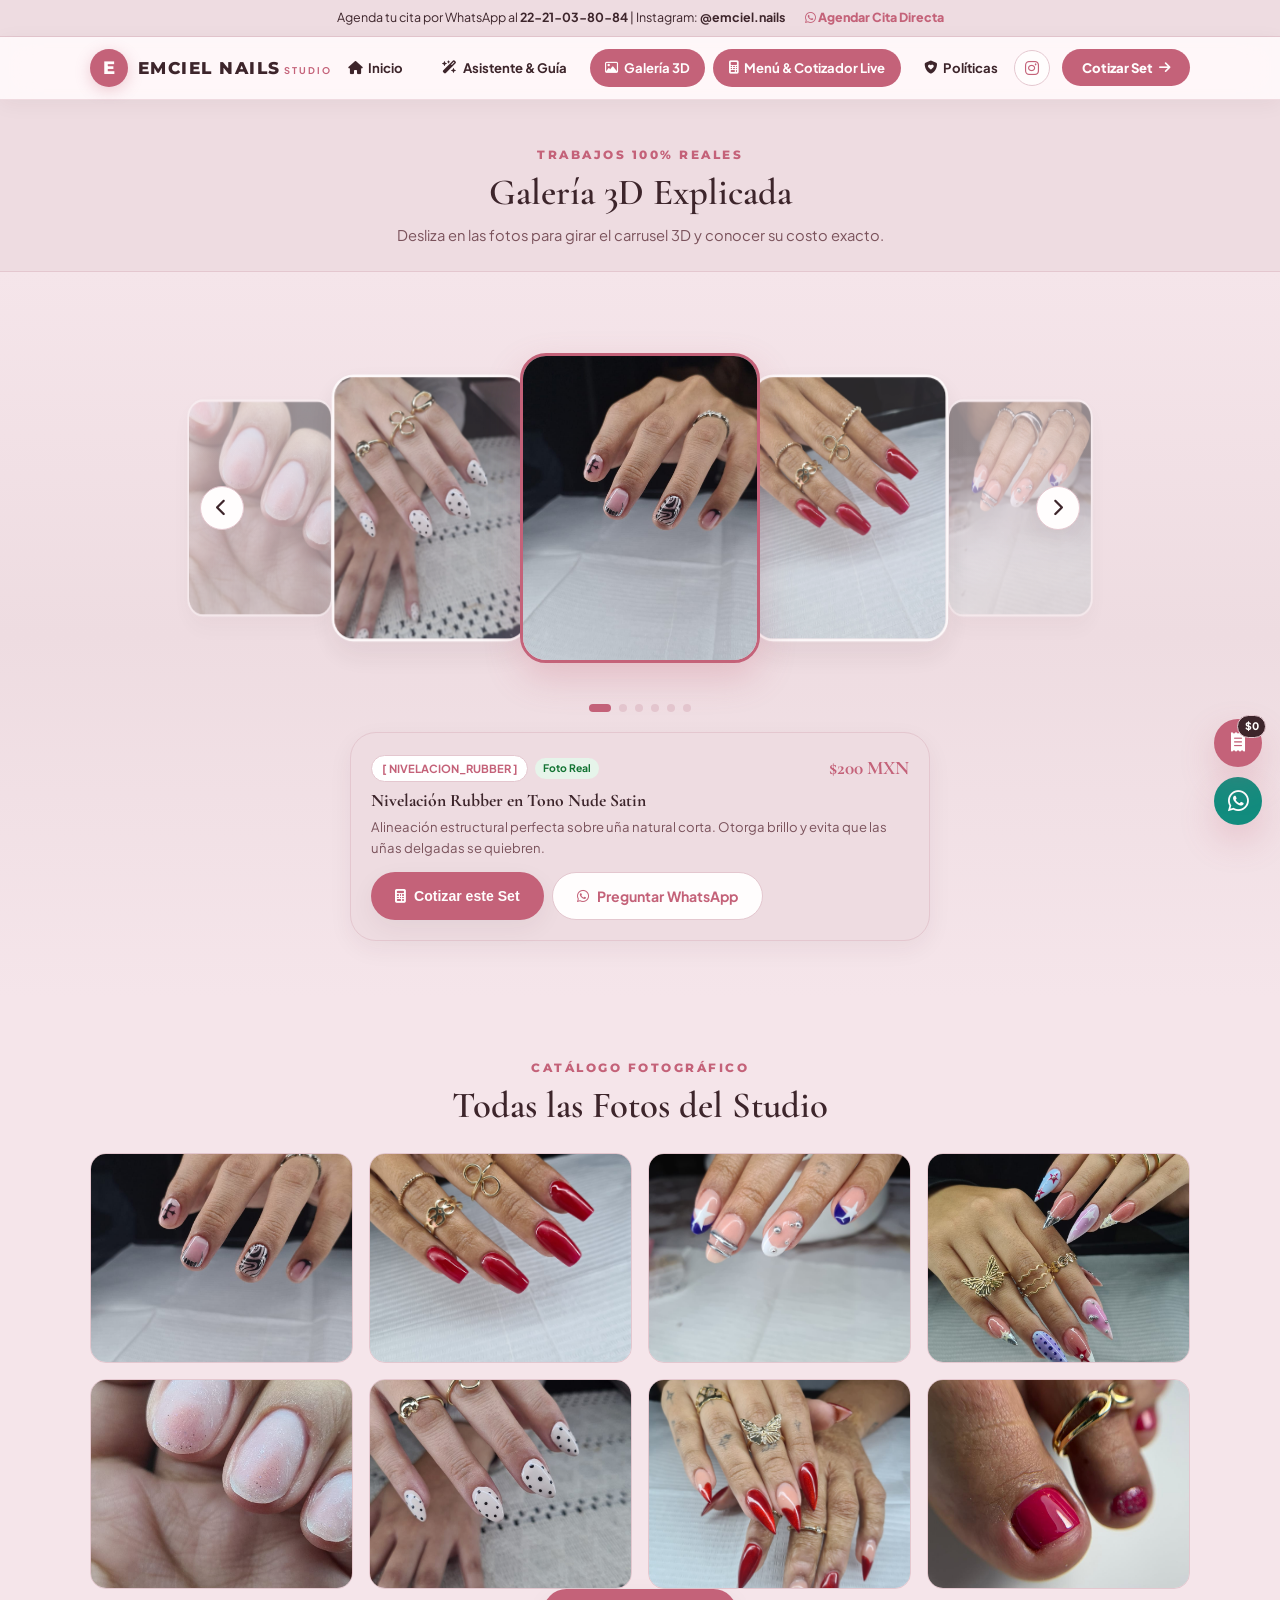
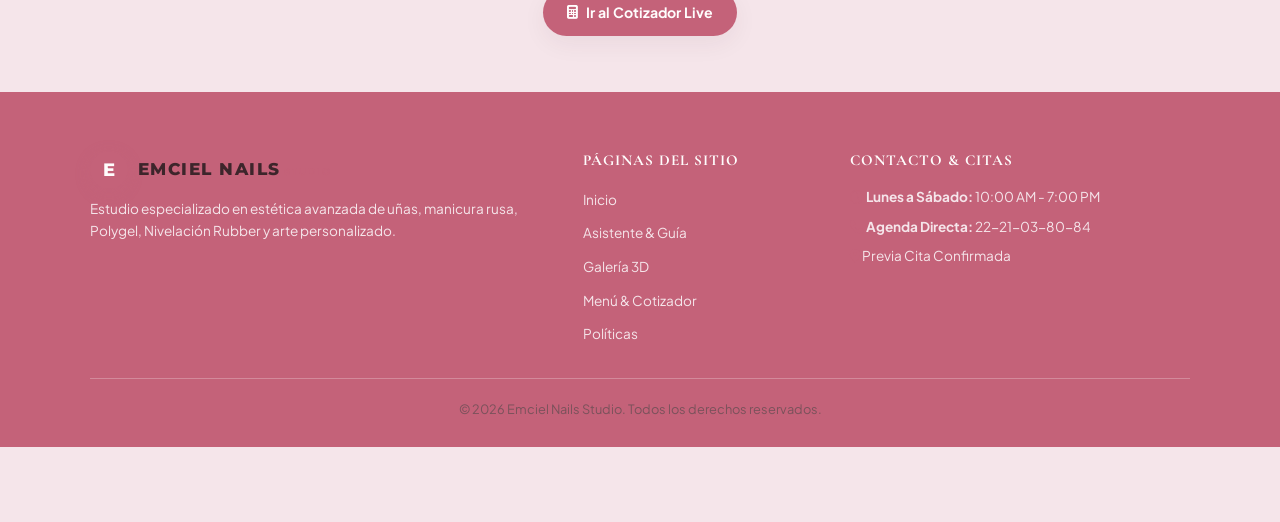
<file: galeria.html>
<!DOCTYPE html>
<html lang="es">
<head>
  <meta charset="UTF-8">
  <meta name="viewport" content="width=device-width, initial-scale=1.0, maximum-scale=1.0, user-scalable=no">
  <title>Galería 3D Explicada | Emciel Nails Studio</title>
  <meta name="description" content="Explora trabajos reales aplicados en Emciel Nails Studio con nuestro carrusel 3D interactivo y desgloses de técnica.">

  <!-- Google Fonts -->
  <link rel="preconnect" href="https://fonts.googleapis.com">
  <link rel="preconnect" href="https://fonts.gstatic.com" crossorigin>
  <link href="https://fonts.googleapis.com/css2?family=Cormorant+Garamond:ital,wght@0,400;0,500;0,600;0,700;1,400&family=Montserrat:wght@300;400;500;600;700;800&family=Plus+Jakarta+Sans:wght@300;400;500;600;700;800&display=swap" rel="stylesheet">

  <!-- Font Awesome Icons -->
  <link rel="stylesheet" href="https://cdnjs.cloudflare.com/ajax/libs/font-awesome/6.5.1/css/all.min.css">

  <!-- Pure Custom Stylesheet -->
  <link rel="stylesheet" href="styles.css">
</head>
<body>

  <!-- Top Announcement Bar -->
  <div class="announcement-bar">
    <div class="announcement-content">
      <span>Agenda tu cita por WhatsApp al <strong>22-21-03-80-84</strong> | Instagram: <strong>@emciel.nails</strong></span>
      <a href="https://wa.me/522221038084" target="_blank" class="announcement-link"><i class="fa-brands fa-whatsapp"></i> Agendar Cita Directa</a>
    </div>
  </div>

  <!-- Integrated Main Header -->
  <header class="main-header" id="header">
    <div class="header-container">
      <a href="index.html" class="brand-logo">
        <span class="logo-mark">E</span>
        <div class="logo-text">
          <span class="brand-name">EMCIEL NAILS</span>
          <span class="brand-sub">STUDIO</span>
        </div>
      </a>

      <!-- Minimal Nav -->
      <nav class="nav-menu" id="navMenu">
        <a href="index.html" class="nav-page-btn"><i class="fa-solid fa-house"></i> Inicio</a>
        <a href="asistente.html" class="nav-page-btn"><i class="fa-solid fa-wand-magic-sparkles"></i> Asistente &amp; Guía</a>
        <a href="galeria.html" class="nav-page-btn active"><i class="fa-regular fa-image"></i> Galería 3D</a>
        <a href="cotizador.html" class="nav-page-btn highlight-link"><i class="fa-solid fa-calculator"></i> Menú &amp; Cotizador Live</a>
        <a href="politicas.html" class="nav-page-btn"><i class="fa-solid fa-shield-heart"></i> Políticas</a>
      </nav>

      <div class="header-actions">
        <a href="https://instagram.com/emciel.nails" target="_blank" class="social-btn" title="Instagram @emciel.nails">
          <i class="fa-brands fa-instagram"></i>
        </a>
        <a href="cotizador.html" class="cta-header-btn">
          Cotizar Set <i class="fa-solid fa-arrow-right"></i>
        </a>
        <button class="mobile-toggle" id="mobileToggle" aria-label="Abrir Menú">
          <i class="fa-solid fa-bars-staggered"></i>
        </button>
      </div>
    </div>
  </header>

  <main>
    <!-- Page Banner -->
    <section class="page-banner-section">
      <div class="container text-center">
        <span class="sub-title">Trabajos 100% Reales</span>
        <h1 class="section-title">Galería 3D Explicada</h1>
        <p class="section-desc">Desliza en las fotos para girar el carrusel 3D y conocer su costo exacto.</p>
      </div>
    </section>

    <!-- 3D Coverflow Interactive Stage -->
    <section class="section coverflow-section" id="carrusel3D">
      <div class="container">
        
        <div class="coverflow-stage">
          <button class="coverflow-nav-btn prev-btn" id="coverflowPrevBtn" aria-label="Anterior"><i class="fa-solid fa-chevron-left"></i></button>
          
          <div class="coverflow-track" id="coverflowTrack">
            <!-- Dynamic 3D Cards rendered by JS -->
          </div>

          <button class="coverflow-nav-btn next-btn" id="coverflowNextBtn" aria-label="Siguiente"><i class="fa-solid fa-chevron-right"></i></button>
        </div>

        <!-- Indicator Dots -->
        <div class="coverflow-dots-container" id="coverflowDots">
          <!-- Dynamically populated by JS -->
        </div>

        <!-- Dynamic Explanation Card -->
        <div class="coverflow-explanation-card" id="coverflowExplanationCard">
          <div style="display: flex; justify-content: space-between; align-items: center; margin-bottom: 0.4rem; flex-wrap: wrap; gap: 0.4rem;">
            <div style="display: flex; align-items: center; gap: 0.4rem;">
              <span class="c-tag-pill" id="cfTagPill" style="font-size: 0.7rem; font-weight: 700; background: white; padding: 0.2rem 0.6rem; border-radius: 99px; border: 1px solid var(--c-rose-light); color: var(--c-magenta);">[ NIVELACION_RUBBER ]</span>
              <span style="font-size: 0.65rem; background: #E6F4EA; color: #137333; padding: 0.15rem 0.5rem; border-radius: 99px; font-weight: 700;">Foto Real</span>
            </div>
            <div class="c-price-tag" id="cfPriceTag" style="font-size: 1.2rem; font-weight: 700; font-family: var(--font-serif); color: var(--c-magenta);">$200 MXN</div>
          </div>

          <h3 id="cfTitle" style="font-size: 1.1rem; font-weight: 700; margin-bottom: 0.25rem;">Nivelación Rubber en Tono Nude Satin</h3>
          <p id="cfDesc" style="font-size: 0.82rem; color: var(--text-muted); margin-bottom: 0.85rem;">Alineación estructural sobre uña natural corta con brillo impecable.</p>

          <div style="display: flex; gap: 0.5rem; flex-wrap: wrap;">
            <button class="btn btn-primary btn-sm" id="cfBtnCotizar">
              <i class="fa-solid fa-calculator"></i> Cotizar este Set
            </button>
            <a href="https://wa.me/522221038084" target="_blank" class="btn btn-secondary btn-sm">
              <i class="fa-brands fa-whatsapp"></i> Preguntar WhatsApp
            </a>
          </div>
        </div>

      </div>
    </section>

    <!-- Full Mosaic 2-Column Mobile Grid -->
    <section class="section home-gallery-preview">
      <div class="container">
        <div class="section-header text-center">
          <span class="sub-title">Catálogo Fotográfico</span>
          <h2 class="section-title">Todas las Fotos del Studio</h2>
        </div>

        <div class="photo-mosaic-grid">
          <div class="mosaic-item"><img src="assets/image.png" alt="Nivelación Rubber" class="mosaic-img"></div>
          <div class="mosaic-item"><img src="assets/image copy.png" alt="Polygel Largo 1-2" class="mosaic-img"></div>
          <div class="mosaic-item"><img src="assets/image copy 2.png" alt="Esculturales Largo 3-4" class="mosaic-img"></div>
          <div class="mosaic-item"><img src="assets/image copy 3.png" alt="Ojo de Gato" class="mosaic-img"></div>
          <div class="mosaic-item"><img src="assets/image copy 4.png" alt="Dual System" class="mosaic-img"></div>
          <div class="mosaic-item"><img src="assets/image copy 5.png" alt="French Clásico" class="mosaic-img"></div>
          <div class="mosaic-item"><img src="assets/image copy 6.png" alt="Baño Acrílico" class="mosaic-img"></div>
          <div class="mosaic-item"><img src="assets/image copy 7.png" alt="Efecto Espejo" class="mosaic-img"></div>
        </div>

        <div class="text-center mt-4">
          <a href="cotizador.html" class="btn btn-primary">
            <i class="fa-solid fa-calculator"></i> Ir al Cotizador Live
          </a>
        </div>
      </div>
    </section>
  </main>

  <!-- Footer & Contact -->
  <footer class="main-footer">
    <div class="container">
      <div class="footer-grid">
        <div class="footer-brand-col">
          <a href="index.html" class="brand-logo">
            <span class="logo-mark">E</span>
            <div class="logo-text">
              <span class="brand-name">EMCIEL NAILS</span>
              <span class="brand-sub">STUDIO</span>
            </div>
          </a>
          <p class="footer-desc">Estudio especializado en estética avanzada de uñas, manicura rusa, Polygel, Nivelación Rubber y arte personalizado.</p>
        </div>

        <div class="footer-nav-col">
          <h4>Páginas del Sitio</h4>
          <ul>
            <li><a href="index.html">Inicio</a></li>
            <li><a href="asistente.html">Asistente &amp; Guía</a></li>
            <li><a href="galeria.html">Galería 3D</a></li>
            <li><a href="cotizador.html">Menú &amp; Cotizador</a></li>
            <li><a href="politicas.html">Políticas</a></li>
          </ul>
        </div>

        <div class="footer-hours-col">
          <h4>Contacto &amp; Citas</h4>
          <p><i class="fa-regular fa-clock magenta-icon"></i> <strong>Lunes a Sábado:</strong> 10:00 AM - 7:00 PM</p>
          <p><i class="fa-solid fa-phone magenta-icon"></i> <strong>Agenda Directa:</strong> 22-21-03-80-84</p>
          <p><i class="fa-solid fa-location-dot magenta-icon"></i> Previa Cita Confirmada</p>
        </div>
      </div>

      <div class="footer-bottom text-center">
        <p>&copy; 2026 Emciel Nails Studio. Todos los derechos reservados.</p>
      </div>
    </div>
  </footer>

  <!-- Floating Actions Desktop -->
  <div class="floating-actions">
    <a href="cotizador.html" class="floating-ticket-btn" title="Ver Cotizador de Cita">
      <i class="fa-solid fa-receipt"></i>
      <span class="floating-total-badge" id="floatingTotalBadge">$0</span>
    </a>
    <a href="https://wa.me/522221038084" target="_blank" class="floating-wa-btn" title="Agendar cita en WhatsApp">
      <i class="fa-brands fa-whatsapp"></i>
    </a>
  </div>

  <!-- Mobile Bottom App Dock Navigation Bar -->
  <nav class="mobile-bottom-dock">
    <div class="mobile-dock-container">
      <a href="index.html" class="dock-item">
        <i class="fa-solid fa-house"></i>
        <span>Inicio</span>
      </a>
      <a href="asistente.html" class="dock-item">
        <i class="fa-solid fa-wand-magic-sparkles"></i>
        <span>Asistente</span>
      </a>
      <a href="galeria.html" class="dock-item active">
        <i class="fa-regular fa-image"></i>
        <span>Galería 3D</span>
      </a>
      <a href="cotizador.html" class="dock-item dock-cta">
        <i class="fa-solid fa-calculator"></i>
        <span>Cotizar</span>
      </a>
      <a href="https://wa.me/522221038084" target="_blank" class="dock-item">
        <i class="fa-brands fa-whatsapp"></i>
        <span>WhatsApp</span>
      </a>
    </div>
  </nav>

  <script src="app.js"></script>
</body>
</html>
</file>
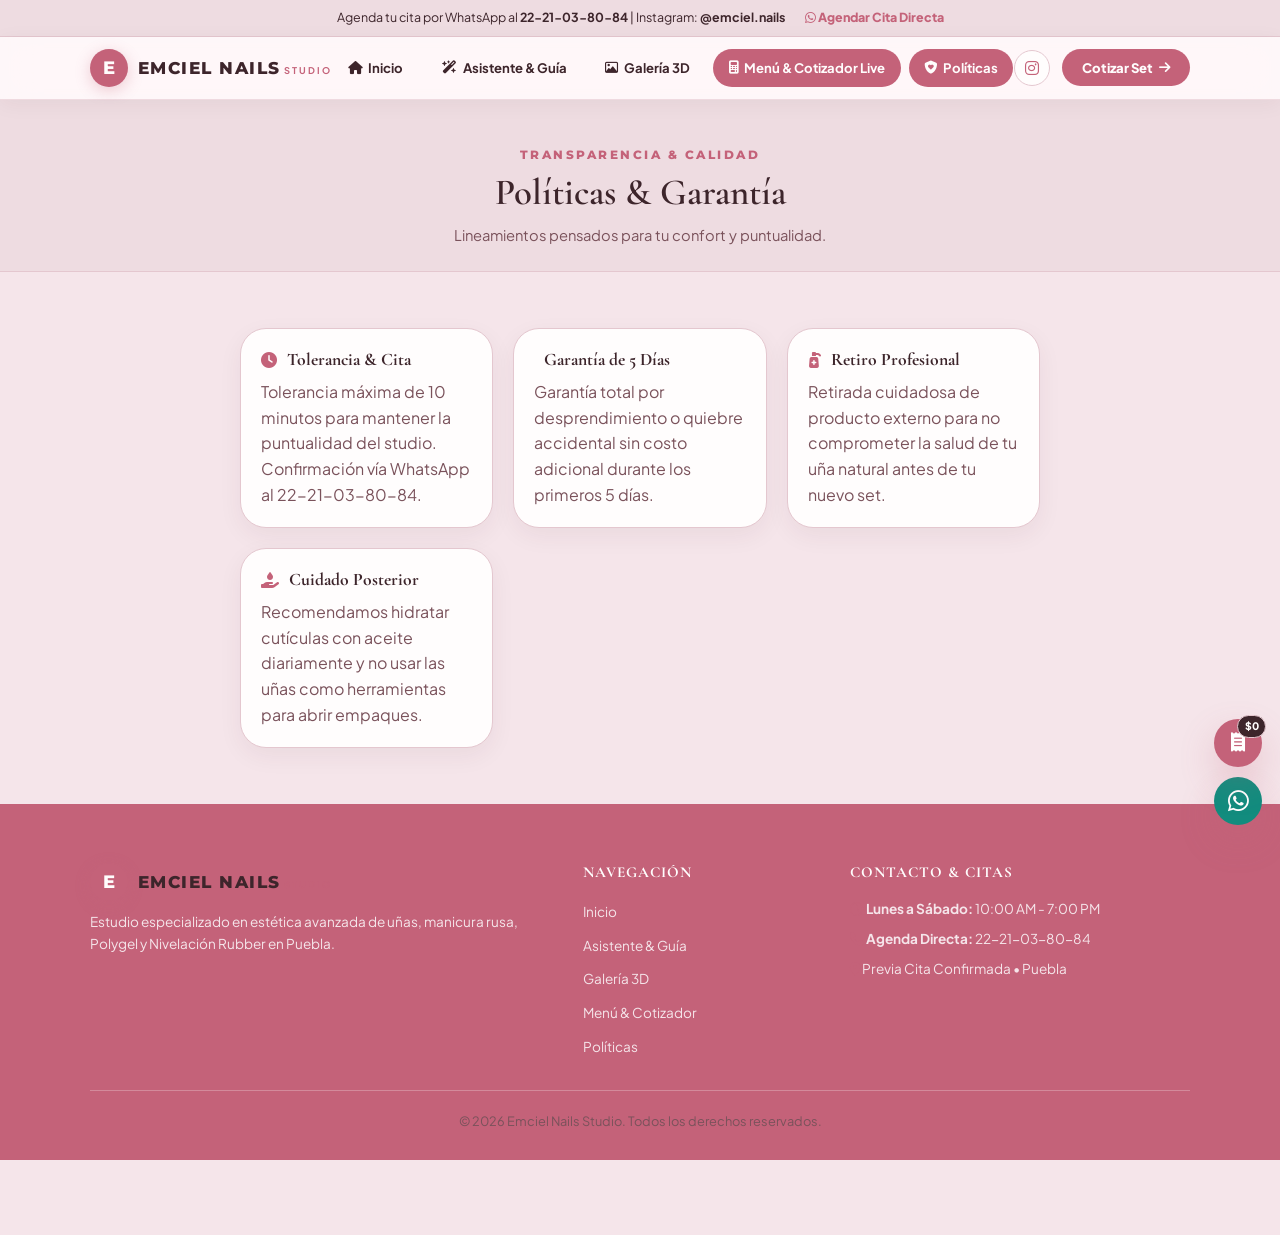
<file: politicas.html>
<!DOCTYPE html>
<html lang="es">
<head>
  <meta charset="UTF-8">
  <meta name="viewport" content="width=device-width, initial-scale=1.0, maximum-scale=1.0, user-scalable=no">
  <title>Políticas del Studio &amp; Garantía | Emciel Nails Studio</title>
  <meta name="description" content="Consulta los términos de anticipo, tolerancia en citas, garantía de 5 días y recomendaciones de cuidado posterior en Emciel Nails Studio.">

  <!-- Google Fonts -->
  <link rel="preconnect" href="https://fonts.googleapis.com">
  <link rel="preconnect" href="https://fonts.gstatic.com" crossorigin>
  <link href="https://fonts.googleapis.com/css2?family=Cormorant+Garamond:ital,wght@0,400;0,500;0,600;0,700;1,400&family=Montserrat:wght@300;400;500;600;700;800&family=Plus+Jakarta+Sans:wght@300;400;500;600;700;800&display=swap" rel="stylesheet">

  <!-- Font Awesome Icons -->
  <link rel="stylesheet" href="https://cdnjs.cloudflare.com/ajax/libs/font-awesome/6.5.1/css/all.min.css">

  <!-- Pure Custom Stylesheet -->
  <link rel="stylesheet" href="styles.css">
</head>
<body>

  <!-- Top Announcement Bar -->
  <div class="announcement-bar">
    <div class="announcement-content">
      <span>Agenda tu cita por WhatsApp al <strong>22-21-03-80-84</strong> | Instagram: <strong>@emciel.nails</strong></span>
      <a href="https://wa.me/522221038084" target="_blank" class="announcement-link"><i class="fa-brands fa-whatsapp"></i> Agendar Cita Directa</a>
    </div>
  </div>

  <!-- Integrated Main Header -->
  <header class="main-header" id="header">
    <div class="header-container">
      <a href="index.html" class="brand-logo">
        <span class="logo-mark">E</span>
        <div class="logo-text">
          <span class="brand-name">EMCIEL NAILS</span>
          <span class="brand-sub">STUDIO</span>
        </div>
      </a>

      <!-- Minimal Nav -->
      <nav class="nav-menu" id="navMenu">
        <a href="index.html" class="nav-page-btn"><i class="fa-solid fa-house"></i> Inicio</a>
        <a href="asistente.html" class="nav-page-btn"><i class="fa-solid fa-wand-magic-sparkles"></i> Asistente &amp; Guía</a>
        <a href="galeria.html" class="nav-page-btn"><i class="fa-regular fa-image"></i> Galería 3D</a>
        <a href="cotizador.html" class="nav-page-btn highlight-link"><i class="fa-solid fa-calculator"></i> Menú &amp; Cotizador Live</a>
        <a href="politicas.html" class="nav-page-btn active"><i class="fa-solid fa-shield-heart"></i> Políticas</a>
      </nav>

      <div class="header-actions">
        <a href="https://instagram.com/emciel.nails" target="_blank" class="social-btn" title="Instagram @emciel.nails">
          <i class="fa-brands fa-instagram"></i>
        </a>
        <a href="cotizador.html" class="cta-header-btn">
          Cotizar Set <i class="fa-solid fa-arrow-right"></i>
        </a>
        <button class="mobile-toggle" id="mobileToggle" aria-label="Abrir Menú">
          <i class="fa-solid fa-bars-staggered"></i>
        </button>
      </div>
    </div>
  </header>

  <main>
    <!-- Page Banner -->
    <section class="page-banner-section">
      <div class="container text-center">
        <span class="sub-title">Transparencia &amp; Calidad</span>
        <h1 class="section-title">Políticas &amp; Garantía</h1>
        <p class="section-desc">Lineamientos pensados para tu confort y puntualidad.</p>
      </div>
    </section>

    <!-- Policies 2-Column Grid -->
    <section class="section politicas-section">
      <div class="container">
        
        <div class="glossary-grid" style="max-width: 800px; margin: 0 auto;">
          
          <div class="glossary-card">
            <div class="g-header">
              <i class="fa-solid fa-clock magenta-icon"></i>
              <h4>Tolerancia &amp; Cita</h4>
            </div>
            <p>Tolerancia máxima de 10 minutos para mantener la puntualidad del studio. Confirmación vía WhatsApp al 22-21-03-80-84.</p>
          </div>

          <div class="glossary-card">
            <div class="g-header">
              <i class="fa-solid fa-shield-check magenta-icon"></i>
              <h4>Garantía de 5 Días</h4>
            </div>
            <p>Garantía total por desprendimiento o quiebre accidental sin costo adicional durante los primeros 5 días.</p>
          </div>

          <div class="glossary-card">
            <div class="g-header">
              <i class="fa-solid fa-pump-medical magenta-icon"></i>
              <h4>Retiro Profesional</h4>
            </div>
            <p>Retirada cuidadosa de producto externo para no comprometer la salud de tu uña natural antes de tu nuevo set.</p>
          </div>

          <div class="glossary-card">
            <div class="g-header">
              <i class="fa-solid fa-hand-holding-droplet magenta-icon"></i>
              <h4>Cuidado Posterior</h4>
            </div>
            <p>Recomendamos hidratar cutículas con aceite diariamente y no usar las uñas como herramientas para abrir empaques.</p>
          </div>

        </div>

      </div>
    </section>
  </main>

  <!-- Footer & Contact -->
  <footer class="main-footer">
    <div class="container">
      <div class="footer-grid">
        <div class="footer-brand-col">
          <a href="index.html" class="brand-logo">
            <span class="logo-mark">E</span>
            <div class="logo-text">
              <span class="brand-name">EMCIEL NAILS</span>
              <span class="brand-sub">STUDIO</span>
            </div>
          </a>
          <p class="footer-desc">Estudio especializado en estética avanzada de uñas, manicura rusa, Polygel y Nivelación Rubber en Puebla.</p>
        </div>

        <div class="footer-nav-col">
          <h4>Navegación</h4>
          <ul>
            <li><a href="index.html">Inicio</a></li>
            <li><a href="asistente.html">Asistente &amp; Guía</a></li>
            <li><a href="galeria.html">Galería 3D</a></li>
            <li><a href="cotizador.html">Menú &amp; Cotizador</a></li>
            <li><a href="politicas.html">Políticas</a></li>
          </ul>
        </div>

        <div class="footer-hours-col">
          <h4>Contacto &amp; Citas</h4>
          <p><i class="fa-regular fa-clock magenta-icon"></i> <strong>Lunes a Sábado:</strong> 10:00 AM - 7:00 PM</p>
          <p><i class="fa-solid fa-phone magenta-icon"></i> <strong>Agenda Directa:</strong> 22-21-03-80-84</p>
          <p><i class="fa-solid fa-location-dot magenta-icon"></i> Previa Cita Confirmada • Puebla</p>
        </div>
      </div>

      <div class="footer-bottom text-center">
        <p>&copy; 2026 Emciel Nails Studio. Todos los derechos reservados.</p>
      </div>
    </div>
  </footer>

  <!-- Floating Actions Desktop -->
  <div class="floating-actions">
    <a href="cotizador.html" class="floating-ticket-btn" title="Ver Cotizador de Cita">
      <i class="fa-solid fa-receipt"></i>
      <span class="floating-total-badge" id="floatingTotalBadge">$0</span>
    </a>
    <a href="https://wa.me/522221038084" target="_blank" class="floating-wa-btn" title="Agendar cita en WhatsApp">
      <i class="fa-brands fa-whatsapp"></i>
    </a>
  </div>

  <!-- Mobile Bottom App Dock Navigation Bar -->
  <nav class="mobile-bottom-dock">
    <div class="mobile-dock-container">
      <a href="index.html" class="dock-item">
        <i class="fa-solid fa-house"></i>
        <span>Inicio</span>
      </a>
      <a href="asistente.html" class="dock-item">
        <i class="fa-solid fa-wand-magic-sparkles"></i>
        <span>Asistente</span>
      </a>
      <a href="galeria.html" class="dock-item">
        <i class="fa-regular fa-image"></i>
        <span>Galería 3D</span>
      </a>
      <a href="cotizador.html" class="dock-item dock-cta">
        <i class="fa-solid fa-calculator"></i>
        <span>Cotizar</span>
      </a>
      <a href="https://wa.me/522221038084" target="_blank" class="dock-item">
        <i class="fa-brands fa-whatsapp"></i>
        <span>WhatsApp</span>
      </a>
    </div>
  </nav>

  <script src="app.js"></script>
</body>
</html>
</file>
<file: styles.css>
/* ==========================================================================
   EMCIEL NAILS STUDIO - SOFT LIGHT ROSA PALO & BLUSH LUXURY DESIGN SYSTEM
   Background: #F5E5EA (Soft Light Rosa Palo) | Cards: #FFFDFD | Text: #3D252B & #FFFDFD
   ========================================================================== */

:root {
  /* Soft Light Rosa Palo Palette */
  --c-black: #3D252B; /* Deep Espresso Burgundy for rich legibility */
  --c-white: #FFFDFD; /* Pure White */
  --c-rose-light: #E4C7CF; /* Soft Light Rose Border */
  --c-rose-muted: #D88EA0; /* Medium Blush Accent */
  --c-magenta: #C46279; /* Soft Rosa Palo Primary Accent */

  --bg-light: #F5E5EA; /* Soft Light Rosa Palo Main Background */
  --bg-card: #FFFDFD; /* Pure Warm White Cards */
  --bg-card-alt: #EEDCE1; /* Soft Cream Rose Section Alt */
  --bg-dark: #C46279; /* Soft Rosa Palo Header & Footer */

  --text-dark: #3D252B; /* Deep Burgundy for clean reading */
  --text-muted: #7A525B; /* Soft Warm Muted Rose Subtext */
  --font-serif: 'Cormorant Garamond', serif;
  --font-display: 'Montserrat', sans-serif;
  --font-sans: 'Plus Jakarta Sans', -apple-system, BlinkMacSystemFont, sans-serif;

  --shadow-soft: 0 8px 25px rgba(61, 37, 43, 0.06);
  --shadow-card: 0 14px 35px rgba(61, 37, 43, 0.09);
  --shadow-glow: 0 15px 35px rgba(196, 98, 121, 0.25);
  --shadow-glass: 0 12px 32px rgba(61, 37, 43, 0.12);

  --radius-sm: 10px;
  --radius-md: 16px;
  --radius-lg: 26px;
  --radius-full: 9999px;

  --transition: all 0.35s cubic-bezier(0.16, 1, 0.3, 1);
}

*, *::before, *::after {
  box-sizing: border-box;
  margin: 0;
  padding: 0;
  -webkit-tap-highlight-color: transparent;
}

html {
  scroll-behavior: smooth;
  font-size: 16px;
  overflow-x: hidden;
  width: 100%;
}

body {
  background-color: var(--bg-light);
  color: var(--text-dark);
  font-family: var(--font-sans);
  line-height: 1.6;
  overflow-x: hidden;
  width: 100%;
  padding-bottom: 75px;
}

/* Scrollbar */
::-webkit-scrollbar { width: 6px; height: 0px; }
::-webkit-scrollbar-track { background: var(--bg-light); }
::-webkit-scrollbar-thumb { background: var(--c-rose-muted); border-radius: var(--radius-full); }

/* Typography */
h1, h2, h3, h4, h5, h6 {
  font-family: var(--font-serif);
  font-weight: 600;
  color: var(--c-black);
  line-height: 1.25;
}

p { color: var(--text-muted); }
a { color: inherit; text-decoration: none; }

.sub-title {
  display: inline-block;
  font-family: var(--font-display);
  font-size: 0.75rem;
  letter-spacing: 2.5px;
  text-transform: uppercase;
  color: var(--c-magenta);
  margin-bottom: 0.35rem;
  font-weight: 800;
}

.section-title { font-size: clamp(1.6rem, 4vw, 2.3rem); margin-bottom: 0.5rem; color: var(--c-black); }
.section-desc { font-size: 0.92rem; max-width: 540px; margin: 0 auto; color: var(--text-muted); }

.text-center { text-align: center; }
.container { max-width: 1140px; margin: 0 auto; padding: 0 1.25rem; width: 100%; }
.section { padding: 3.5rem 0; position: relative; width: 100%; }
.page-banner-section { padding: 2.5rem 0 1.5rem; background: var(--bg-card-alt); border-bottom: 1.5px solid var(--c-rose-light); }
.magenta-icon { color: var(--c-magenta); }

/* Animations */
.float-anim { animation: gentleFloat 5s ease-in-out infinite; }
.float-anim-reverse { animation: gentleFloatReverse 5.5s ease-in-out infinite; }
.pulse-glow { animation: rosaPulseGlow 3s infinite; }

@keyframes gentleFloat {
  0%, 100% { transform: translateY(0px) rotate(0deg); }
  50% { transform: translateY(-10px) rotate(-1.5deg); }
}

@keyframes gentleFloatReverse {
  0%, 100% { transform: translateY(0px) rotate(0deg); }
  50% { transform: translateY(10px) rotate(1.5deg); }
}

@keyframes rosaPulseGlow {
  0% { box-shadow: 0 0 0 0 rgba(196, 98, 121, 0.4); }
  70% { box-shadow: 0 0 0 15px rgba(196, 98, 121, 0); }
  100% { box-shadow: 0 0 0 0 rgba(196, 98, 121, 0); }
}

.shimmer-btn {
  background: linear-gradient(135deg, #C46279 0%, #D88EA0 50%, #C46279 100%);
  background-size: 200% auto;
  transition: var(--transition);
  color: #FFFDFD !important;
  font-weight: 800 !important;
}

.shimmer-btn:hover {
  background-position: right center;
  box-shadow: var(--shadow-glow);
  transform: translateY(-3px) scale(1.02);
}

/* Announcement Bar */
.announcement-bar {
  background: var(--bg-card-alt);
  color: var(--c-black);
  padding: 0.5rem 1rem;
  font-size: 0.78rem;
  text-align: center;
  border-bottom: 1px solid var(--c-rose-light);
}

.announcement-content {
  display: flex;
  justify-content: center;
  align-items: center;
  gap: 1.25rem;
  flex-wrap: wrap;
}

.announcement-link { color: var(--c-magenta); font-weight: 800; }

/* Main Header - Premium Glassmorphism */
.main-header {
  position: sticky;
  top: 0;
  z-index: 1000;
  background: rgba(255, 253, 253, 0.78);
  backdrop-filter: blur(18px) saturate(180%);
  -webkit-backdrop-filter: blur(18px) saturate(180%);
  border-bottom: 1px solid rgba(228, 199, 207, 0.6);
  box-shadow: 0 4px 20px rgba(61, 37, 43, 0.05);
  transition: var(--transition);
}

.header-container {
  max-width: 1140px;
  margin: 0 auto;
  padding: 0.75rem 1.25rem;
  display: flex;
  justify-content: space-between;
  align-items: center;
}

.brand-logo { display: flex; align-items: center; gap: 0.6rem; }
.logo-mark {
  width: 38px;
  height: 38px;
  border-radius: 50%;
  background: var(--c-magenta);
  color: #FFFDFD;
  display: flex;
  align-items: center;
  justify-content: center;
  font-family: var(--font-display);
  font-weight: 800;
  font-size: 1.15rem;
  box-shadow: 0 4px 15px rgba(196, 98, 121, 0.3);
}

.brand-name { font-family: var(--font-display); font-size: 1.05rem; font-weight: 800; letter-spacing: 1.5px; color: var(--c-black); }
.brand-sub { font-size: 0.58rem; letter-spacing: 2px; color: var(--c-magenta); text-transform: uppercase; font-weight: 700; }

.nav-menu { display: flex; gap: 0.5rem; align-items: center; }
.nav-page-btn {
  background: none;
  border: 1px solid transparent;
  font-size: 0.82rem;
  font-weight: 700;
  color: var(--text-dark);
  padding: 0.45rem 0.9rem;
  border-radius: var(--radius-full);
  transition: var(--transition);
  display: inline-flex;
  align-items: center;
  gap: 0.35rem;
}

.nav-page-btn:hover { color: var(--c-magenta); background: rgba(228, 199, 207, 0.4); }
.nav-page-btn.active { background: var(--c-magenta); color: #FFFDFD; }
.nav-page-btn.highlight-link { color: #FFFDFD; background: var(--c-magenta); }

.header-actions { display: flex; align-items: center; gap: 0.75rem; }
.social-btn {
  width: 36px;
  height: 36px;
  border-radius: 50%;
  border: 1.5px solid var(--c-rose-light);
  display: flex;
  align-items: center;
  justify-content: center;
  color: var(--c-magenta);
  background: #FFFDFD;
}

.cta-header-btn {
  background: var(--c-magenta);
  color: #FFFDFD;
  padding: 0.5rem 1.25rem;
  border-radius: var(--radius-full);
  font-size: 0.82rem;
  font-weight: 800;
  display: inline-flex;
  align-items: center;
  gap: 0.4rem;
}

.mobile-toggle {
  display: none;
  background: rgba(255, 253, 253, 0.9);
  border: 1.5px solid var(--c-rose-light);
  width: 40px;
  height: 40px;
  border-radius: 50%;
  color: var(--c-magenta);
  font-size: 1.1rem;
  cursor: pointer;
  align-items: center;
  justify-content: center;
  transition: var(--transition);
}

.mobile-toggle:hover {
  background: var(--c-magenta);
  color: #FFFDFD;
}

/* Banner de Asesoría de Diseño por Foto */
.design-consult-banner {
  background: linear-gradient(135deg, #FFFDFD 0%, #FAF0F4 100%);
  border: 2px dashed var(--c-magenta);
  border-radius: var(--radius-card);
  padding: 1rem 1.2rem;
  margin-bottom: 1.25rem;
  display: flex;
  align-items: center;
  gap: 1rem;
  box-shadow: var(--shadow-sm);
  position: relative;
  overflow: hidden;
}

.design-consult-banner .dcb-icon {
  width: 48px;
  height: 48px;
  min-width: 48px;
  border-radius: 50%;
  background: var(--c-magenta);
  color: #FFFDFD;
  display: flex;
  align-items: center;
  justify-content: center;
  font-size: 1.3rem;
  box-shadow: 0 4px 12px rgba(184, 78, 103, 0.25);
}

.design-consult-banner .dcb-content h4 {
  font-size: 0.95rem;
  font-weight: 700;
  color: var(--c-black);
  margin-bottom: 0.2rem;
}

.design-consult-banner .dcb-content p {
  font-size: 0.8rem;
  color: var(--text-dark);
  line-height: 1.4;
  margin: 0;
}

.design-consult-banner .dcb-btn {
  white-space: nowrap;
  padding: 0.55rem 1rem;
  font-size: 0.78rem;
  font-weight: 700;
  border-radius: 99px;
  background: #25D366;
  color: white;
  text-decoration: none;
  display: inline-flex;
  align-items: center;
  gap: 0.4rem;
  transition: transform 0.2s ease, box-shadow 0.2s ease;
}

.design-consult-banner .dcb-btn:hover {
  transform: translateY(-2px);
  box-shadow: 0 4px 12px rgba(37, 211, 102, 0.35);
}

/* Mobile Bottom Dock */
.mobile-bottom-dock {
  display: none;
  position: fixed;
  bottom: 0;
  left: 0;
  right: 0;
  z-index: 2000;
  background: rgba(255, 253, 253, 0.95);
  backdrop-filter: blur(20px);
  border-top: 1.5px solid var(--c-rose-light);
  box-shadow: 0 -4px 20px rgba(61, 37, 43, 0.08);
}

.mobile-dock-container {
  display: flex;
  justify-content: space-around;
  align-items: center;
  padding: 0.4rem 0.25rem;
}

.dock-item {
  display: flex;
  flex-direction: column;
  align-items: center;
  gap: 0.15rem;
  color: var(--text-muted);
  font-size: 0.65rem;
  font-weight: 700;
  padding: 0.2rem 0.4rem;
  border-radius: 8px;
  transition: var(--transition);
}

.dock-item i { font-size: 1.1rem; }
.dock-item.active { color: var(--c-magenta); }
.dock-item.dock-cta {
  background: var(--c-magenta);
  color: #FFFDFD;
  padding: 0.35rem 0.75rem;
  border-radius: var(--radius-full);
}

/* Buttons */
.btn {
  display: inline-flex;
  align-items: center;
  justify-content: center;
  gap: 0.5rem;
  padding: 0.75rem 1.5rem;
  font-size: 0.88rem;
  font-weight: 700;
  border-radius: var(--radius-full);
  border: none;
  cursor: pointer;
  transition: var(--transition);
}

.btn-primary { background: var(--c-magenta); color: #FFFDFD; box-shadow: var(--shadow-soft); }
.btn-primary:hover { background: #A03D54; transform: translateY(-2px); box-shadow: var(--shadow-glow); }
.btn-secondary { background: var(--c-white); color: var(--c-magenta); border: 1.5px solid var(--c-rose-light); }
.btn-secondary:hover { border-color: var(--c-magenta); background: var(--bg-card-alt); transform: translateY(-2px); }

/* Category Pills Bar */
.category-bar-section { padding: 1.25rem 0; background: var(--bg-card); border-bottom: 1px solid var(--c-rose-light); }
.category-pills { display: flex; gap: 0.6rem; overflow-x: auto; padding-bottom: 0.5rem; scrollbar-width: none; }
.category-pills::-webkit-scrollbar { display: none; }
.cat-pill {
  white-space: nowrap;
  background: var(--bg-light);
  border: 1.5px solid var(--c-rose-light);
  color: var(--text-dark);
  padding: 0.45rem 1rem;
  border-radius: var(--radius-full);
  font-size: 0.8rem;
  font-weight: 700;
  cursor: pointer;
  transition: var(--transition);
  display: inline-flex;
  align-items: center;
  gap: 0.35rem;
}
.cat-pill:hover, .cat-pill.active { background: var(--c-magenta); color: #FFFDFD; border-color: transparent; box-shadow: var(--shadow-soft); }

/* Catalog & Services Grid */
.services-grid { display: grid; grid-template-columns: repeat(3, 1fr); gap: 1.5rem; }
.service-card {
  background: var(--bg-card);
  border: 1.5px solid var(--c-rose-light);
  border-radius: var(--radius-lg);
  padding: 1.5rem;
  display: flex;
  flex-direction: column;
  justify-content: space-between;
  transition: var(--transition);
  box-shadow: var(--shadow-soft);
}
.service-card:hover { border-color: var(--c-magenta); transform: translateY(-6px); box-shadow: var(--shadow-card); }
.service-card-title { font-size: 1.35rem; font-weight: 700; color: var(--c-black); margin-bottom: 0.35rem; }
.service-card-desc { font-size: 0.84rem; color: var(--text-muted); margin-bottom: 1rem; }

.variant-row { display: flex; justify-content: space-between; align-items: center; padding: 0.4rem 0; border-bottom: 1px dashed var(--c-rose-light); font-size: 0.82rem; }
.variant-name { font-weight: 600; color: var(--c-black); }
.variant-price { font-weight: 800; color: var(--c-magenta); font-family: var(--font-serif); font-size: 1rem; }

.card-action-btn {
  width: 100%;
  margin-top: 1rem;
  padding: 0.6rem;
  background: var(--bg-card-alt);
  border: 1.5px solid var(--c-rose-light);
  border-radius: var(--radius-md);
  color: var(--c-magenta);
  font-weight: 800;
  font-size: 0.8rem;
  cursor: pointer;
  transition: var(--transition);
  display: flex;
  align-items: center;
  justify-content: center;
  gap: 0.4rem;
}
.card-action-btn:hover { background: var(--c-magenta); color: #FFFDFD; border-color: transparent; }

/* Cotizador App Layout */
.cotizador-app { display: grid; grid-template-columns: 1.7fr 1fr; gap: 2rem; align-items: start; }
.cotizador-form-container { display: flex; flex-direction: column; gap: 1.5rem; }
.form-step-card { background: var(--bg-card); border: 1.5px solid var(--c-rose-light); border-radius: var(--radius-lg); padding: 1.5rem; box-shadow: var(--shadow-soft); }
.step-header { display: flex; align-items: center; gap: 0.85rem; margin-bottom: 1.25rem; }
.step-num { width: 32px; height: 32px; border-radius: 50%; background: var(--c-magenta); color: #FFFDFD; font-weight: 800; display: flex; align-items: center; justify-content: center; font-size: 0.9rem; }
.step-header h3 { font-size: 1.15rem; font-weight: 700; color: var(--c-black); }
.step-header small { color: var(--text-muted); font-size: 0.78rem; display: block; }

.selected-service-display-card {
  background: var(--bg-card-alt);
  border: 2px dashed var(--c-magenta);
  border-radius: var(--radius-md);
  padding: 1rem 1.25rem;
  display: flex;
  justify-content: space-between;
  align-items: center;
  cursor: pointer;
  transition: var(--transition);
}
.selected-service-display-card:hover { background: #E4C7CF; transform: translateY(-2px); }
.ssd-badge { font-size: 0.65rem; font-weight: 800; background: var(--c-magenta); color: #FFFDFD; padding: 0.15rem 0.5rem; border-radius: var(--radius-full); text-transform: uppercase; }
.ssd-left h4 { font-size: 1rem; font-weight: 800; color: var(--c-black); margin-top: 0.2rem; }
.ssd-left p { font-size: 0.78rem; color: var(--text-dark); margin: 0; }

.extras-interactive-grid { display: grid; grid-template-columns: repeat(2, 1fr); gap: 0.85rem; }
.extra-item-card { background: var(--bg-card-alt); border: 1.5px solid var(--c-rose-light); border-radius: var(--radius-md); padding: 0.75rem; transition: var(--transition); }
.extra-item-card:hover { border-color: var(--c-magenta); }

.counter-control { display: flex; align-items: center; gap: 0.4rem; background: var(--c-white); border: 1.5px solid var(--c-rose-light); border-radius: var(--radius-full); padding: 0.15rem 0.4rem; }
.counter-btn { width: 22px; height: 22px; border-radius: 50%; border: none; background: var(--bg-card-alt); color: var(--c-magenta); font-weight: 800; cursor: pointer; display: flex; align-items: center; justify-content: center; }
.counter-btn:hover { background: var(--c-magenta); color: #FFFDFD; }
.counter-val { font-size: 0.82rem; font-weight: 800; color: var(--c-black); min-width: 16px; text-align: center; }

.ticket-card { background: var(--bg-card); border: 2px solid var(--c-magenta); border-radius: var(--radius-lg); padding: 1.5rem; position: sticky; top: 90px; box-shadow: var(--shadow-glow); }
.btn-whatsapp-full { width: 100%; padding: 0.75rem; background: #25D366; color: white; font-weight: 800; border-radius: var(--radius-full); border: none; cursor: pointer; font-size: 0.88rem; display: flex; align-items: center; justify-content: center; gap: 0.5rem; }
.btn-secondary-full { width: 100%; padding: 0.6rem; background: var(--bg-card-alt); color: var(--c-black); font-weight: 700; border-radius: var(--radius-full); border: 1.5px solid var(--c-rose-light); cursor: pointer; font-size: 0.8rem; display: flex; align-items: center; justify-content: center; gap: 0.4rem; }
.btn-clear { background: none; border: none; color: var(--text-muted); font-size: 0.75rem; font-weight: 700; cursor: pointer; margin-top: 0.35rem; }
.btn-clear:hover { color: var(--c-magenta); }

/* Glossary & Quiz */
.glossary-grid { display: grid; grid-template-columns: repeat(3, 1fr); gap: 1.25rem; }
.glossary-card { background: var(--bg-card); border: 1.5px solid var(--c-rose-light); border-radius: var(--radius-lg); padding: 1.25rem; display: flex; flex-direction: column; justify-content: space-between; transition: var(--transition); box-shadow: var(--shadow-soft); }
.glossary-card:hover { border-color: var(--c-magenta); transform: translateY(-4px); box-shadow: var(--shadow-card); }
.g-header { display: flex; align-items: center; gap: 0.6rem; margin-bottom: 0.5rem; }
.g-header h4 { font-size: 1.1rem; font-weight: 700; color: var(--c-black); }
.g-tag { display: inline-block; font-size: 0.72rem; font-weight: 800; color: var(--c-magenta); background: var(--bg-card-alt); padding: 0.2rem 0.6rem; border-radius: var(--radius-full); border: 1px solid var(--c-rose-light); }

.quiz-card { background: var(--bg-card); border: 2px solid var(--c-magenta); border-radius: var(--radius-lg); padding: 2rem; max-width: 720px; margin: 0 auto; box-shadow: var(--shadow-glow); }
.quiz-progress-bar { height: 8px; background: var(--bg-card-alt); border-radius: var(--radius-full); overflow: hidden; margin-bottom: 1.5rem; }
.quiz-progress-fill { height: 100%; background: var(--c-magenta); transition: width 0.4s ease; }
.quiz-step-pane { display: none; }
.quiz-step-pane.active { display: block; animation: fadeIn 0.4s ease; }
@keyframes fadeIn { from { opacity: 0; transform: translateY(8px); } to { opacity: 1; transform: translateY(0); } }

.quiz-step-badge { font-size: 0.75rem; font-weight: 800; color: var(--c-magenta); text-transform: uppercase; letter-spacing: 1px; }
.quiz-step-pane h3 { font-size: 1.4rem; font-weight: 700; color: var(--c-black); margin: 0.25rem 0 1.25rem; }
.quiz-options-grid { display: grid; grid-template-columns: repeat(2, 1fr); gap: 1rem; }
.quiz-option-btn { background: var(--bg-card-alt); border: 2px solid var(--c-rose-light); border-radius: var(--radius-md); padding: 1.25rem; text-align: left; cursor: pointer; transition: var(--transition); display: flex; flex-direction: column; gap: 0.35rem; }
.quiz-option-btn:hover { border-color: var(--c-magenta); background: var(--bg-card); transform: translateY(-4px); box-shadow: var(--shadow-soft); }
.quiz-option-btn i { font-size: 1.5rem; color: var(--c-magenta); margin-bottom: 0.25rem; }
.quiz-option-btn strong { font-size: 0.95rem; color: var(--c-black); }
.quiz-option-btn small { font-size: 0.78rem; color: var(--text-muted); }

/* Modal Window Selector */
.service-modal-backdrop { position: fixed; top: 0; left: 0; right: 0; bottom: 0; background: rgba(61, 37, 43, 0.6); backdrop-filter: blur(8px); z-index: 2500; display: flex; align-items: center; justify-content: center; padding: 1.25rem; opacity: 0; visibility: hidden; transition: var(--transition); }
.service-modal-backdrop.active { opacity: 1; visibility: visible; }
.service-modal-box { background: var(--bg-card); border-radius: var(--radius-lg); max-width: 800px; width: 100%; max-height: 85vh; display: flex; flex-direction: column; overflow: hidden; box-shadow: var(--shadow-glow); border: 2px solid var(--c-magenta); }
.service-modal-header { padding: 1.25rem 1.5rem; background: var(--bg-card-alt); border-bottom: 1px solid var(--c-rose-light); display: flex; justify-content: space-between; align-items: center; }
.modal-close-btn { width: 32px; height: 32px; border-radius: 50%; border: 1.5px solid var(--c-rose-light); background: var(--c-white); color: var(--c-black); cursor: pointer; display: flex; align-items: center; justify-content: center; font-size: 1rem; }
.modal-category-tabs { display: flex; gap: 0.5rem; overflow-x: auto; padding: 0.85rem 1.5rem; background: var(--bg-card); border-bottom: 1px solid var(--c-rose-light); }
.modal-cat-btn { white-space: nowrap; padding: 0.35rem 0.85rem; font-size: 0.78rem; font-weight: 700; border-radius: var(--radius-full); border: 1px solid var(--c-rose-light); background: var(--bg-card-alt); color: var(--c-black); cursor: pointer; }
.modal-cat-btn.active { background: var(--c-magenta); color: #FFFDFD; border-color: transparent; }
.modal-services-grid { display: grid; grid-template-columns: repeat(2, 1fr); gap: 1rem; padding: 1.5rem; overflow-y: auto; }
.modal-service-card { background: var(--bg-card-alt); border: 1.5px solid var(--c-rose-light); border-radius: var(--radius-md); padding: 1rem; display: flex; flex-direction: column; justify-content: space-between; }
.ms-badge { font-size: 0.65rem; font-weight: 800; color: var(--c-magenta); text-transform: uppercase; }
.ms-title { font-size: 1rem; font-weight: 700; color: var(--c-black); }
.ms-variant { font-size: 0.8rem; color: var(--text-dark); }
.ms-price { font-size: 1.15rem; font-weight: 800; color: var(--c-magenta); font-family: var(--font-serif); margin: 0.5rem 0; }
.ms-select-btn { width: 100%; padding: 0.5rem; background: var(--c-magenta); color: #FFFDFD; border-radius: var(--radius-full); border: none; font-weight: 800; font-size: 0.78rem; cursor: pointer; }

/* 3D Coverflow Stage */
.coverflow-section { background: linear-gradient(180deg, #F5E5EA 0%, #EEDCE1 50%, #F5E5EA 100%); overflow: hidden; }
.coverflow-stage { position: relative; width: 100%; max-width: 900px; height: 360px; margin: 0 auto; perspective: 1000px; display: flex; align-items: center; justify-content: center; }
.coverflow-track { position: relative; width: 100%; height: 100%; display: flex; align-items: center; justify-content: center; }
.coverflow-card-item { position: absolute; width: 240px; height: 310px; border-radius: var(--radius-lg); overflow: hidden; border: 3.5px solid var(--c-white); box-shadow: var(--shadow-card); transition: all 0.5s cubic-bezier(0.25, 1, 0.5, 1); cursor: pointer; user-select: none; }
.coverflow-card-item img { width: 100%; height: 100%; object-fit: cover; }
.coverflow-card-item.active { transform: translateX(0) scale(1.08) z-Index(10); z-index: 10; box-shadow: var(--shadow-glow); border-color: var(--c-magenta); }
.coverflow-card-item.prev-1 { transform: translateX(-210px) scale(0.86) rotateY(18deg); z-index: 5; opacity: 0.85; }
.coverflow-card-item.next-1 { transform: translateX(210px) scale(0.86) rotateY(-18deg); z-index: 5; opacity: 0.85; }
.coverflow-card-item.prev-2 { transform: translateX(-380px) scale(0.7) rotateY(30deg); z-index: 2; opacity: 0.4; }
.coverflow-card-item.next-2 { transform: translateX(380px) scale(0.7) rotateY(-30deg); z-index: 2; opacity: 0.4; }
.coverflow-card-item.hidden { opacity: 0; pointer-events: none; transform: scale(0.5); }

.coverflow-nav-btn { position: absolute; top: 50%; transform: translateY(-50%); width: 44px; height: 44px; border-radius: 50%; background: var(--c-white); color: var(--c-black); border: 1.5px solid var(--c-rose-light); display: flex; align-items: center; justify-content: center; font-size: 1.1rem; cursor: pointer; z-index: 20; transition: var(--transition); box-shadow: var(--shadow-soft); }
.coverflow-nav-btn:hover { background: var(--c-magenta); color: #FFFDFD; border-color: transparent; }
.prev-btn { left: 10px; }
.next-btn { right: 10px; }

.coverflow-dots-container { display: flex; justify-content: center; align-items: center; gap: 0.5rem; margin-top: 1rem; }
.coverflow-dot { width: 8px; height: 8px; border-radius: 50%; background: var(--c-rose-light); cursor: pointer; transition: var(--transition); }
.coverflow-dot.active { width: 22px; border-radius: var(--radius-full); background: var(--c-magenta); }

.coverflow-explanation-card { background: var(--bg-card-alt); padding: 1.25rem; border-radius: var(--radius-lg); border: 1.5px solid var(--c-rose-light); max-width: 580px; margin: 1.25rem auto 0; box-shadow: var(--shadow-soft); }

/* Hero Section */
.hero-emciel-supreme { padding: 3.5rem 0 4.5rem; position: relative; overflow: hidden; background: linear-gradient(180deg, #F5E5EA 0%, #EEDCE1 55%, #F5E5EA 100%); }
.hero-container { max-width: 1140px; margin: 0 auto; padding: 0 1.25rem; display: grid; grid-template-columns: 1.15fr 1fr; gap: 2.5rem; align-items: center; }

.emciel-brand-badge { display: inline-flex; align-items: center; gap: 0.5rem; background: var(--c-white); border: 1.5px solid var(--c-rose-light); padding: 0.35rem 0.85rem; border-radius: var(--radius-full); font-size: 0.75rem; color: var(--c-black); font-weight: 800; letter-spacing: 1px; margin-bottom: 1rem; box-shadow: var(--shadow-soft); }
.emciel-crown-icon { width: 18px; height: 18px; border-radius: 50%; background: var(--c-magenta); color: #FFFDFD; display: flex; align-items: center; justify-content: center; font-size: 0.65rem; }

.hero-emciel-title { font-size: clamp(2.2rem, 5vw, 3.2rem); line-height: 1.12; margin-bottom: 1rem; }
.hero-emciel-sub { font-size: 1rem; margin-bottom: 1.75rem; line-height: 1.6; }
.hero-emciel-actions { display: flex; gap: 0.85rem; margin-bottom: 1.75rem; flex-wrap: wrap; }
.emciel-trust-strip { display: flex; gap: 1rem; border-top: 1.5px solid var(--c-rose-light); padding-top: 1rem; font-size: 0.8rem; color: var(--text-muted); flex-wrap: wrap; }

.emciel-wrapper { position: relative; width: 100%; max-width: 420px; height: 400px; margin: 0 auto; }
.abstract-card { position: absolute; border-radius: var(--radius-lg); overflow: hidden; box-shadow: var(--shadow-card); border: 3px solid var(--c-white); transition: var(--transition); }
.abstract-card:hover { transform: scale(1.04) rotate(0deg) !important; box-shadow: var(--shadow-glow); z-index: 25 !important; }
.card-primary { width: 260px; height: 320px; top: 10px; left: 10px; z-index: 2; }
.card-secondary { width: 190px; height: 230px; bottom: 10px; right: 0px; z-index: 3; }
.user-photo { width: 100%; height: 100%; object-fit: cover; display: block; }

.emciel-tag { position: absolute; bottom: 10px; left: 10px; right: 10px; background: rgba(255, 253, 253, 0.96); backdrop-filter: blur(10px); padding: 0.45rem 0.75rem; border-radius: var(--radius-sm); border: 1.5px solid var(--c-rose-light); }
.emciel-tag-header { display: flex; justify-content: space-between; align-items: center; }
.tag-brand { font-size: 0.62rem; font-weight: 800; color: var(--c-magenta); letter-spacing: 1px; }
.tag-title { font-size: 0.78rem; font-weight: 700; color: var(--c-black); display: block; }
.tag-price { font-size: 0.72rem; color: var(--c-magenta); font-family: var(--font-serif); font-weight: 700; }

.emciel-seal-badge { position: absolute; bottom: 0px; left: 0px; background: var(--c-white); color: var(--c-black); border-radius: var(--radius-md); padding: 0.6rem 0.95rem; display: flex; align-items: center; gap: 0.6rem; border: 1.5px solid var(--c-rose-light); z-index: 4; box-shadow: var(--shadow-card); }
.emciel-seal-icon { width: 30px; height: 30px; border-radius: 50%; background: var(--c-magenta); color: #FFFDFD; display: flex; align-items: center; justify-content: center; font-size: 0.9rem; }

/* Home Modules Grid */
.home-modules-section { background: var(--bg-card-alt); }
.home-modules-grid { display: grid; grid-template-columns: repeat(3, 1fr); gap: 1.5rem; margin-top: 2rem; }
.home-module-card { background: var(--c-white); border: 1.5px solid var(--c-rose-light); border-radius: var(--radius-lg); padding: 1.5rem; display: flex; flex-direction: column; justify-content: space-between; transition: var(--transition); }
.home-module-card:hover { border-color: var(--c-magenta); transform: translateY(-8px); box-shadow: var(--shadow-glow); }
.home-module-card.highlight-module { border: 2.5px solid var(--c-magenta); box-shadow: var(--shadow-glow); }

.hm-icon { width: 44px; height: 44px; border-radius: 50%; background: var(--c-magenta); color: #FFFDFD; display: flex; align-items: center; justify-content: center; font-size: 1.15rem; margin-bottom: 1rem; box-shadow: 0 4px 12px rgba(196, 98, 121, 0.3); }
.hm-btn-explicit { display: flex; justify-content: space-between; align-items: center; padding: 0.6rem 0.9rem; background: var(--bg-card-alt); border: 1.5px solid var(--c-rose-light); border-radius: var(--radius-md); font-size: 0.8rem; font-weight: 800; transition: var(--transition); }
.hm-btn-explicit:hover, .hm-btn-explicit.highlight { background: var(--c-magenta); color: #FFFDFD; border-color: transparent; }

/* Process Steps */
.process-steps-grid { display: grid; grid-template-columns: repeat(3, 1fr); gap: 1.25rem; margin-top: 2rem; }
.process-card { background: var(--c-white); border: 1.5px solid var(--c-rose-light); border-radius: var(--radius-lg); padding: 1.25rem; text-align: center; transition: var(--transition); }
.process-card:hover { transform: translateY(-4px); border-color: var(--c-magenta); }
.process-num { width: 30px; height: 30px; border-radius: 50%; background: var(--c-magenta); color: #FFFDFD; font-weight: 800; display: flex; align-items: center; justify-content: center; font-size: 0.85rem; margin: 0 auto 0.75rem; }

/* Photo Mosaic Grid */
.photo-mosaic-grid { display: grid; grid-template-columns: repeat(4, 1fr); gap: 1rem; margin-top: 1.5rem; }
.mosaic-item { border-radius: var(--radius-md); overflow: hidden; height: 210px; border: 1.5px solid var(--c-rose-light); transition: var(--transition); }
.mosaic-item:hover { transform: scale(1.04); border-color: var(--c-magenta); box-shadow: var(--shadow-glow); }
.mosaic-img { width: 100%; height: 100%; object-fit: cover; display: block; }

/* Footer */
.main-footer { background: var(--bg-dark); color: #FFFDFD; padding: 3.5rem 0 1.75rem; border-top: 3.5px solid var(--c-magenta); }
.footer-grid { display: grid; grid-template-columns: 2fr 1fr 1.5fr; gap: 2.5rem; margin-bottom: 2rem; }
.footer-desc { color: #F5E5EA; font-size: 0.85rem; margin-top: 0.6rem; }
.footer-nav-col h4, .footer-hours-col h4 { font-size: 0.95rem; font-weight: 800; color: #FFFDFD; text-transform: uppercase; letter-spacing: 1px; margin-bottom: 1rem; }
.footer-nav-col ul { list-style: none; display: flex; flex-direction: column; gap: 0.5rem; }
.footer-nav-col a { color: #F5E5EA; font-size: 0.85rem; transition: var(--transition); }
.footer-nav-col a:hover { color: #FFFDFD; }
.footer-hours-col p { color: #F5E5EA; font-size: 0.85rem; margin-bottom: 0.5rem; }
.footer-bottom { border-top: 1px solid rgba(255, 255, 255, 0.25); padding-top: 1.25rem; font-size: 0.8rem; color: #F5E5EA; }

.floating-actions { position: fixed; bottom: 75px; right: 18px; display: flex; flex-direction: column; gap: 10px; z-index: 1800; }
.floating-wa-btn { width: 48px; height: 48px; border-radius: 50%; background: #128C7E; color: #FFF; display: flex; align-items: center; justify-content: center; font-size: 1.5rem; box-shadow: var(--shadow-glow); }
.floating-ticket-btn { width: 48px; height: 48px; border-radius: 50%; background: var(--c-magenta); color: #FFF; display: flex; align-items: center; justify-content: center; font-size: 1.2rem; position: relative; box-shadow: var(--shadow-glow); }
.floating-total-badge { position: absolute; top: -4px; right: -4px; background: var(--c-black); color: #FFFDFD; font-size: 0.65rem; font-weight: 800; padding: 0.15rem 0.4rem; border-radius: var(--radius-full); border: 1px solid var(--c-rose-light); }

/* Tablet Navigation & Responsive Rules (< 991px) */
@media (max-width: 991px) {
  .header-actions .cta-header-btn { display: none; }
  .mobile-toggle { display: flex; }

  /* Mobile Responsive Glassmorphism Navigation Menu Drawer */
  .nav-menu {
    position: fixed;
    top: 65px;
    left: 1rem;
    right: 1rem;
    background: rgba(255, 253, 253, 0.96);
    backdrop-filter: blur(25px) saturate(180%);
    -webkit-backdrop-filter: blur(25px) saturate(180%);
    border: 1.5px solid var(--c-rose-light);
    border-radius: 20px;
    padding: 1.25rem;
    box-shadow: 0 16px 40px rgba(61, 37, 43, 0.18);
    display: flex;
    flex-direction: column;
    gap: 0.6rem;
    align-items: stretch;
    opacity: 0;
    visibility: hidden;
    transform: translateY(-15px) scale(0.96);
    transition: all 0.35s cubic-bezier(0.16, 1, 0.3, 1);
    pointer-events: none;
    z-index: 1050;
  }

  .nav-menu.active {
    opacity: 1;
    visibility: visible;
    transform: translateY(0) scale(1);
    pointer-events: all;
  }

  .nav-page-btn {
    width: 100%;
    justify-content: flex-start;
    padding: 0.75rem 1rem;
    font-size: 0.9rem;
    border-radius: 12px;
  }

  .hero-container { grid-template-columns: 1fr; text-align: center; gap: 1.75rem; }
  .hero-emciel-actions { justify-content: center; }
  .services-grid { grid-template-columns: repeat(2, 1fr); }
  .glossary-grid { grid-template-columns: repeat(2, 1fr); }
  .home-modules-grid { grid-template-columns: repeat(2, 1fr); }
}

/* Mobile Responsive Rules (< 768px) */
@media (max-width: 768px) {
  body { padding-bottom: 70px; }
  .mobile-bottom-dock { display: flex; }

  .hero-emciel-title { font-size: clamp(1.8rem, 6vw, 2.5rem); }
  .hero-emciel-sub { font-size: 0.9rem; margin-bottom: 1rem; }
  .hero-emciel-actions { display: grid; grid-template-columns: repeat(2, 1fr); gap: 0.5rem; width: 100%; }
  .emciel-trust-strip { justify-content: center; gap: 0.75rem; font-size: 0.78rem; }

  .emciel-wrapper { max-width: 280px; height: 310px; }
  .card-primary { width: 200px; height: 250px; }
  .card-secondary { width: 140px; height: 175px; }

  .coverflow-stage { height: 280px; }
  .coverflow-card-item { width: 190px; height: 250px; }
  .coverflow-card-item.prev-1 { transform: translateX(-120px) scale(0.82); opacity: 0.5; }
  .coverflow-card-item.next-1 { transform: translateX(120px) scale(0.82); opacity: 0.5; }
  .coverflow-card-item.prev-2, .coverflow-card-item.next-2 { opacity: 0; pointer-events: none; }

  .home-modules-grid { grid-template-columns: repeat(2, 1fr); gap: 0.85rem; }
  .process-steps-grid { grid-template-columns: repeat(2, 1fr); gap: 0.85rem; }
  .glossary-grid { grid-template-columns: repeat(2, 1fr); gap: 0.85rem; }
  .services-grid { grid-template-columns: repeat(2, 1fr); gap: 0.85rem; }
  .modal-services-grid { grid-template-columns: repeat(2, 1fr); padding: 0.75rem; gap: 0.75rem; }
  .extras-interactive-grid { grid-template-columns: repeat(2, 1fr); gap: 0.75rem; }
  .photo-mosaic-grid { grid-template-columns: repeat(2, 1fr); gap: 0.75rem; }

  .cotizador-app { grid-template-columns: 1fr; }
  .footer-grid { grid-template-columns: 1fr; gap: 1.75rem; }

  .service-modal-backdrop { padding: 0; align-items: flex-end; }
  .service-modal-box { width: 100%; max-width: 100%; max-height: 88vh; height: 88vh; border-radius: 20px 20px 0 0; }
  .quiz-options-grid { grid-template-columns: repeat(2, 1fr); gap: 0.75rem; }
}

/* Extra Small Phones (< 480px) */
@media (max-width: 480px) {
  .container { padding: 0 0.85rem; }
  .hero-emciel-title { font-size: 1.75rem; }
  .section { padding: 2.5rem 0; }
  .quiz-card { padding: 1.25rem 0.85rem; }
  .announcement-bar { font-size: 0.72rem; }
}
</file>
